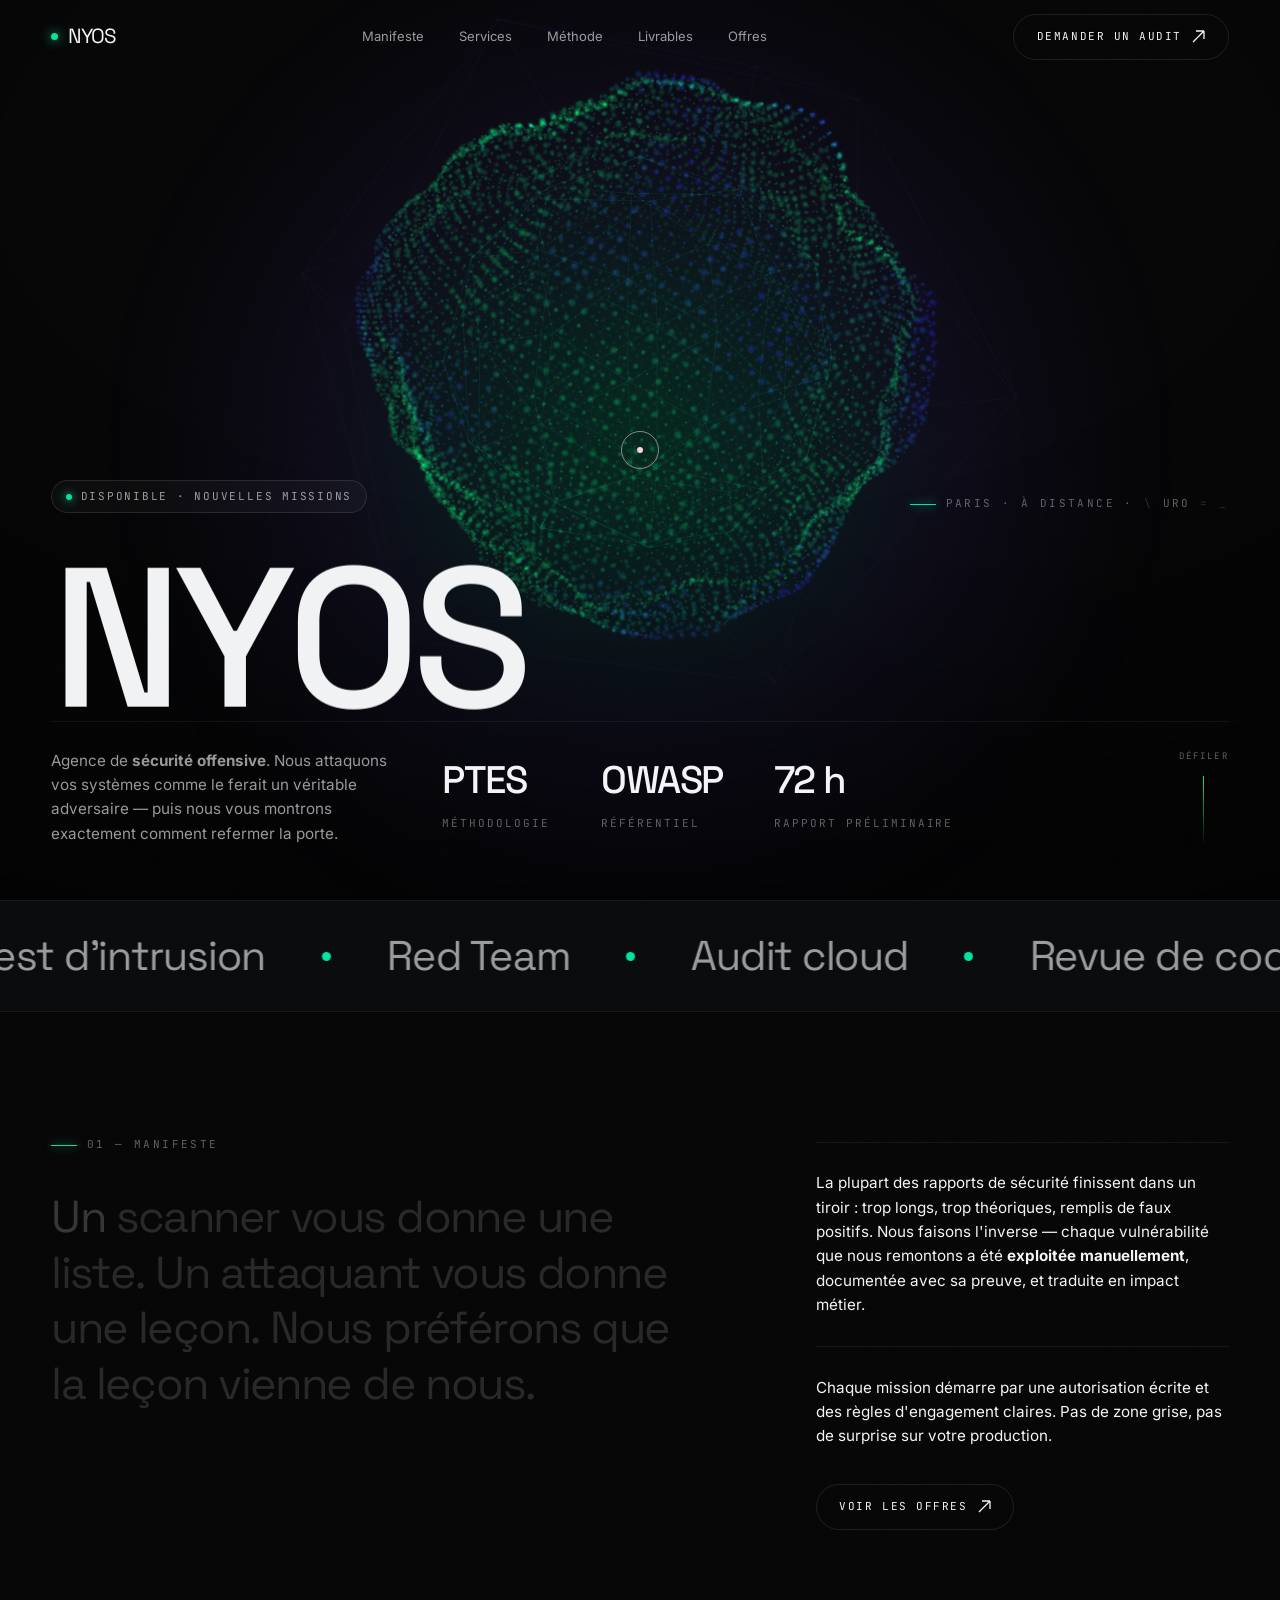
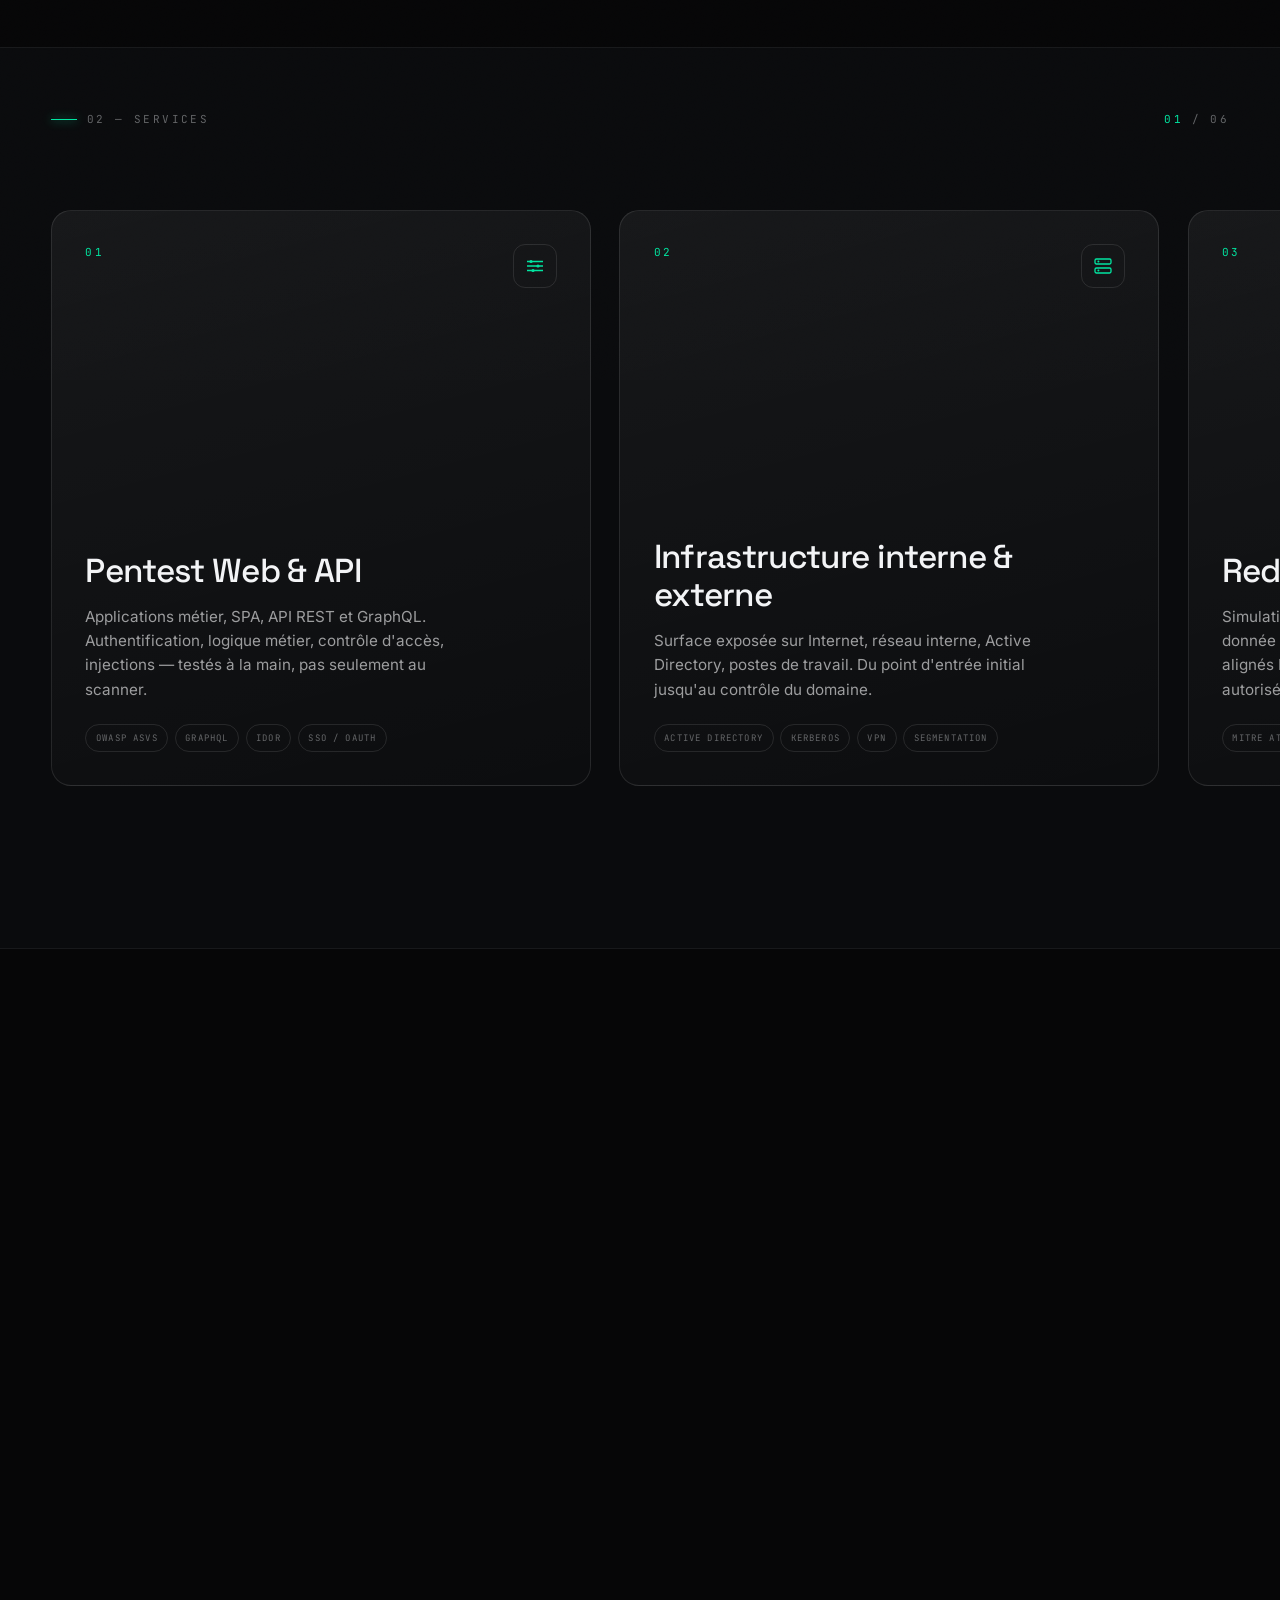
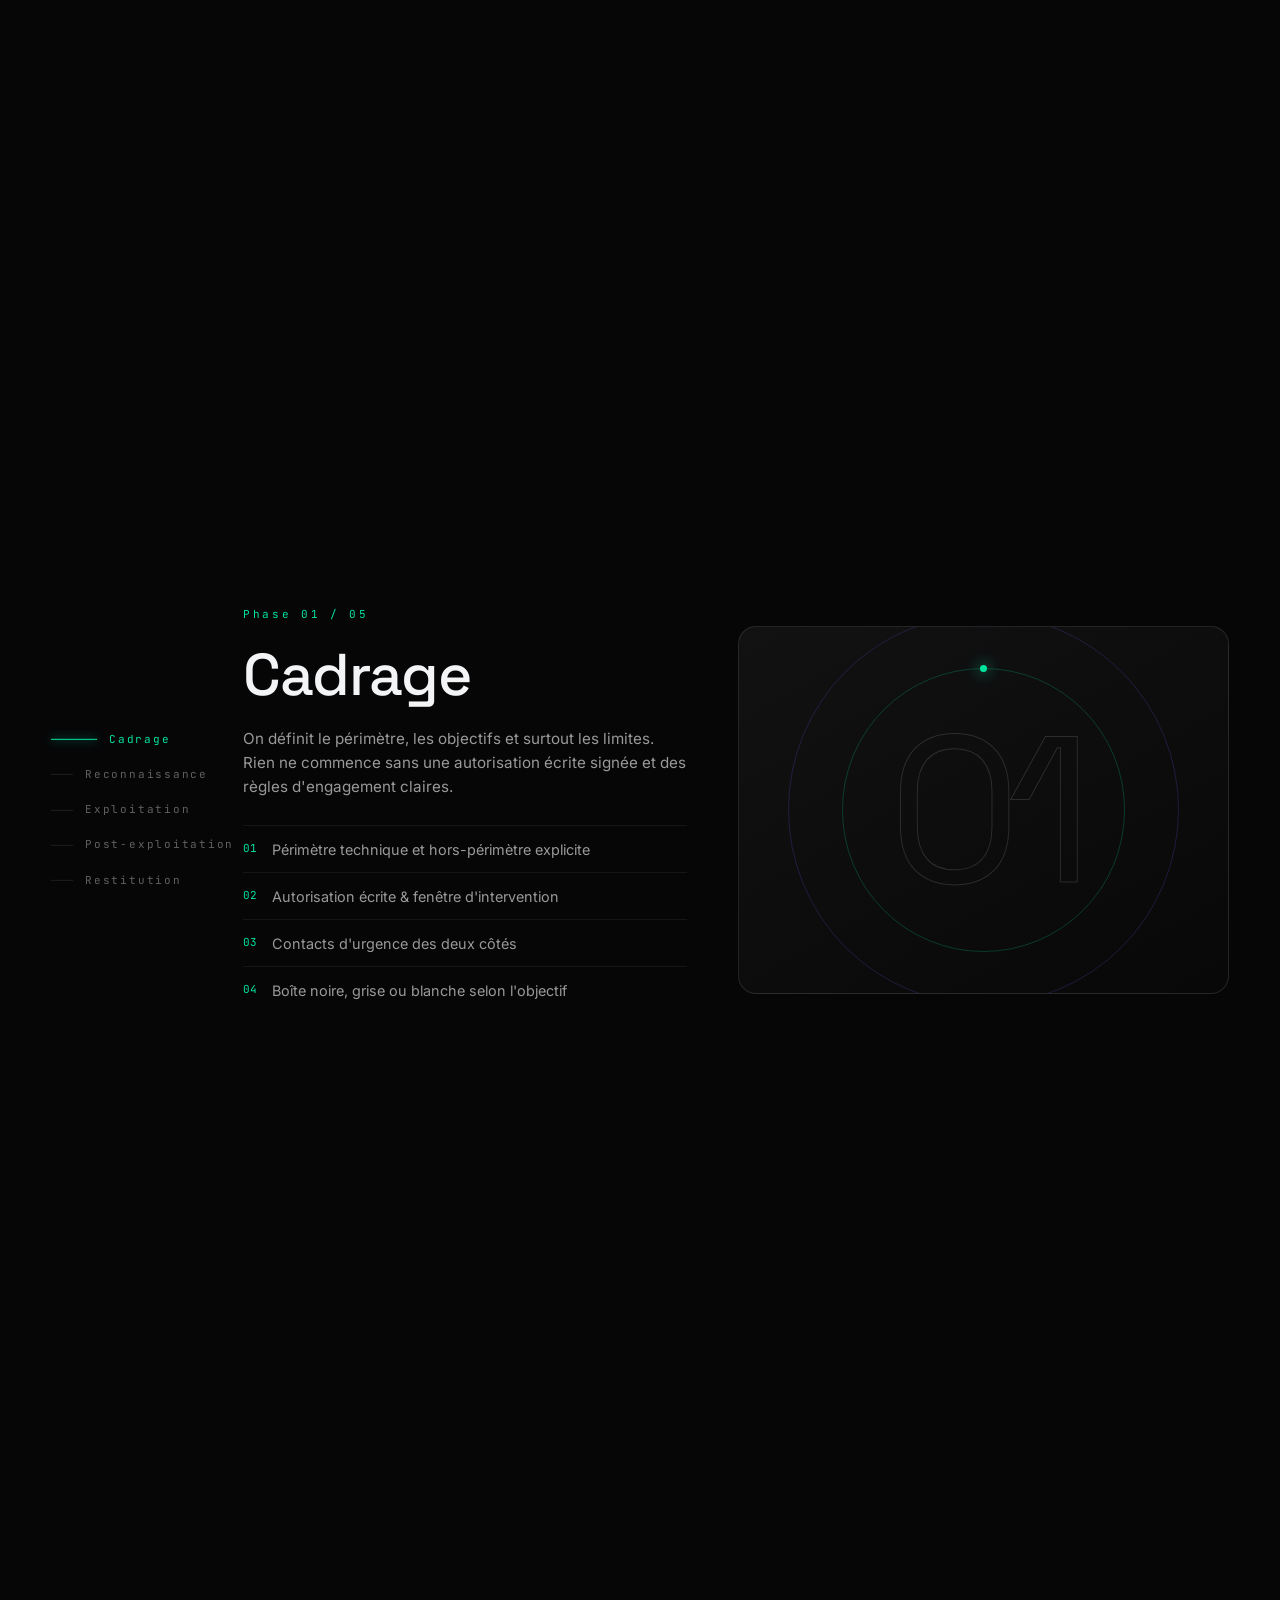
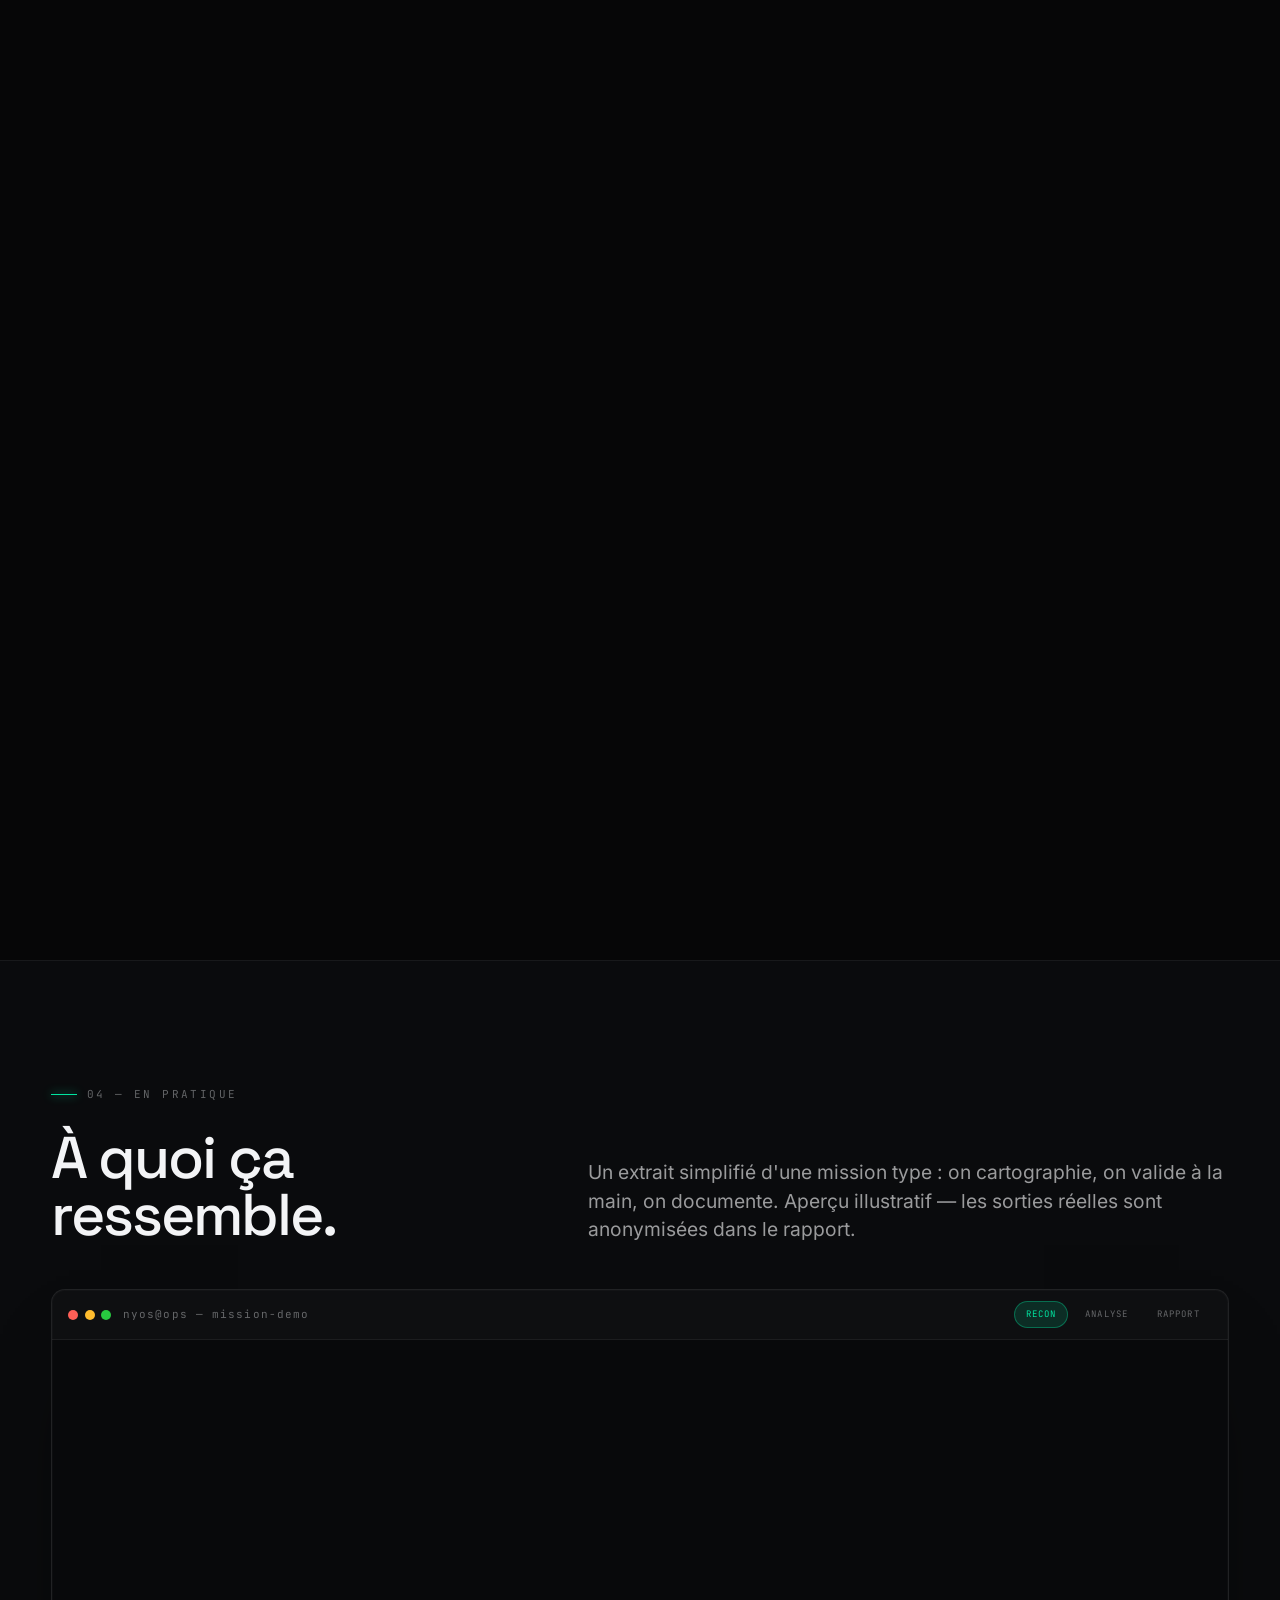
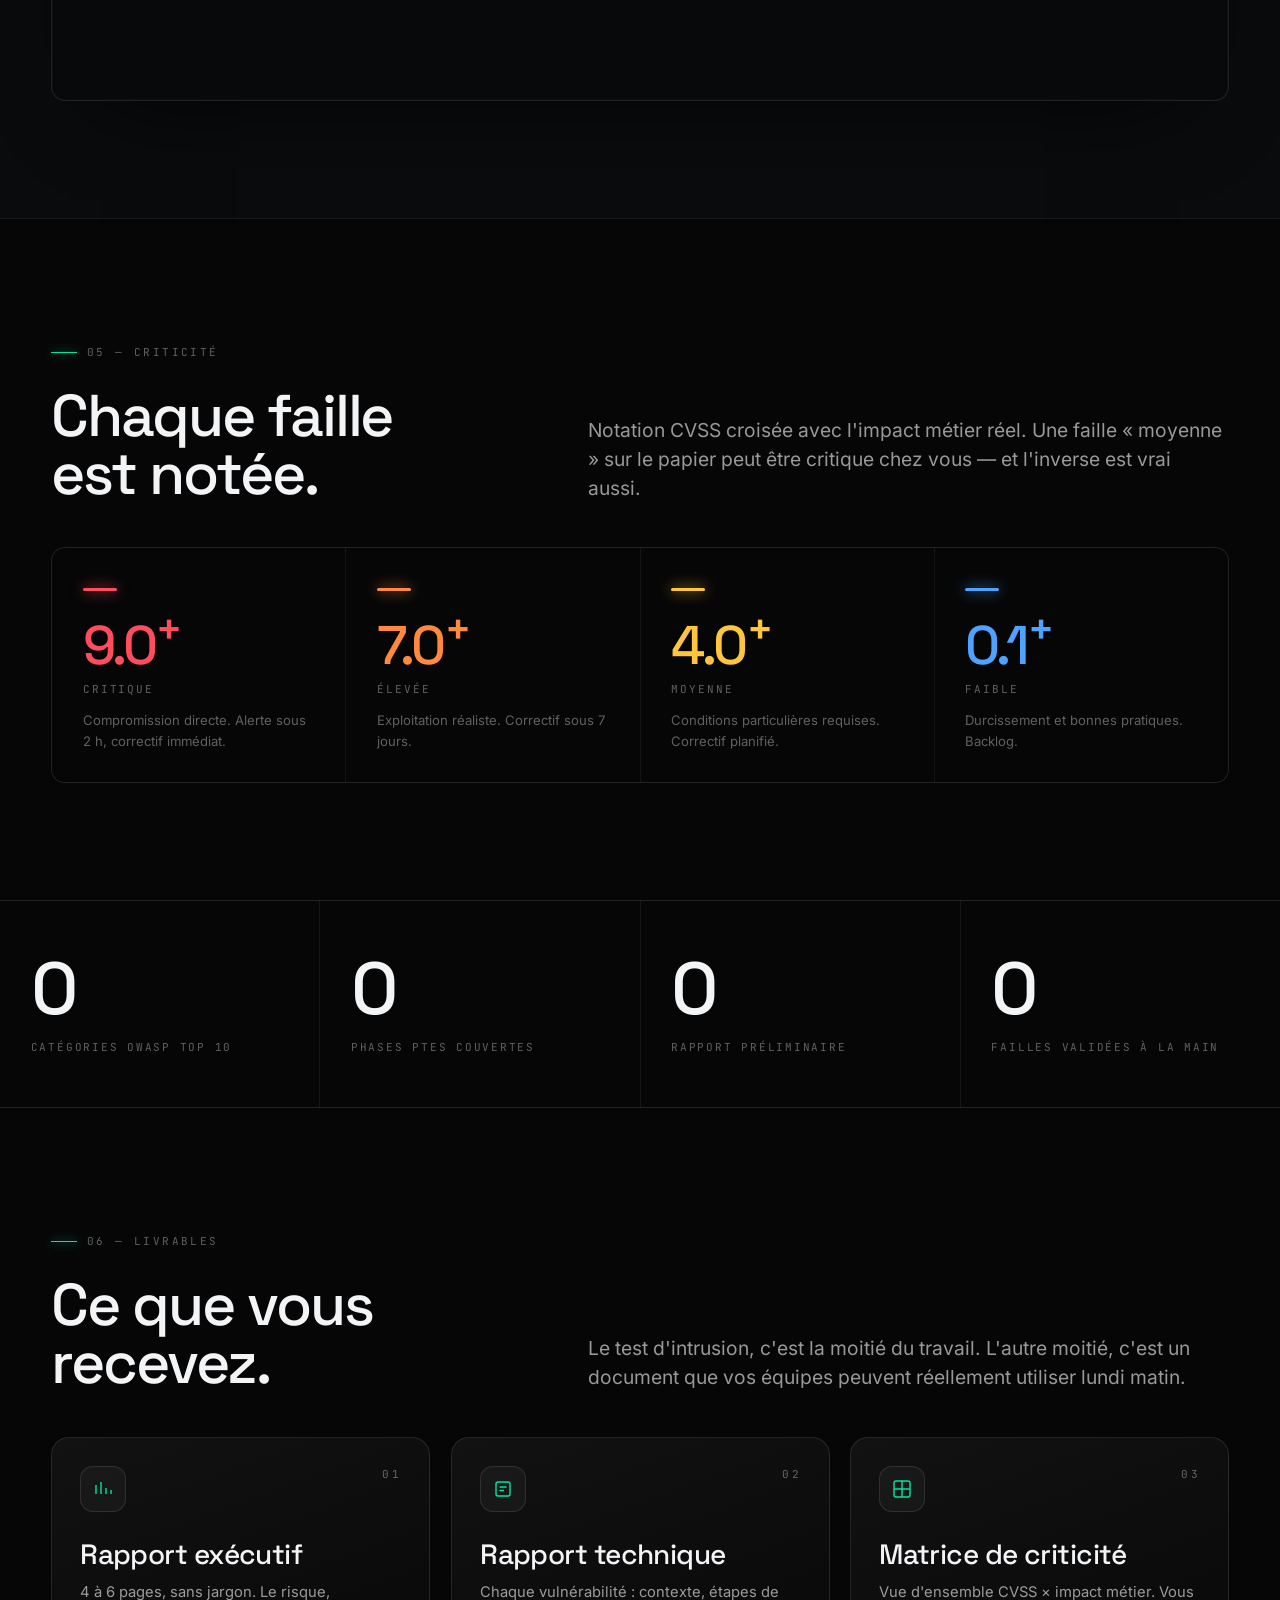
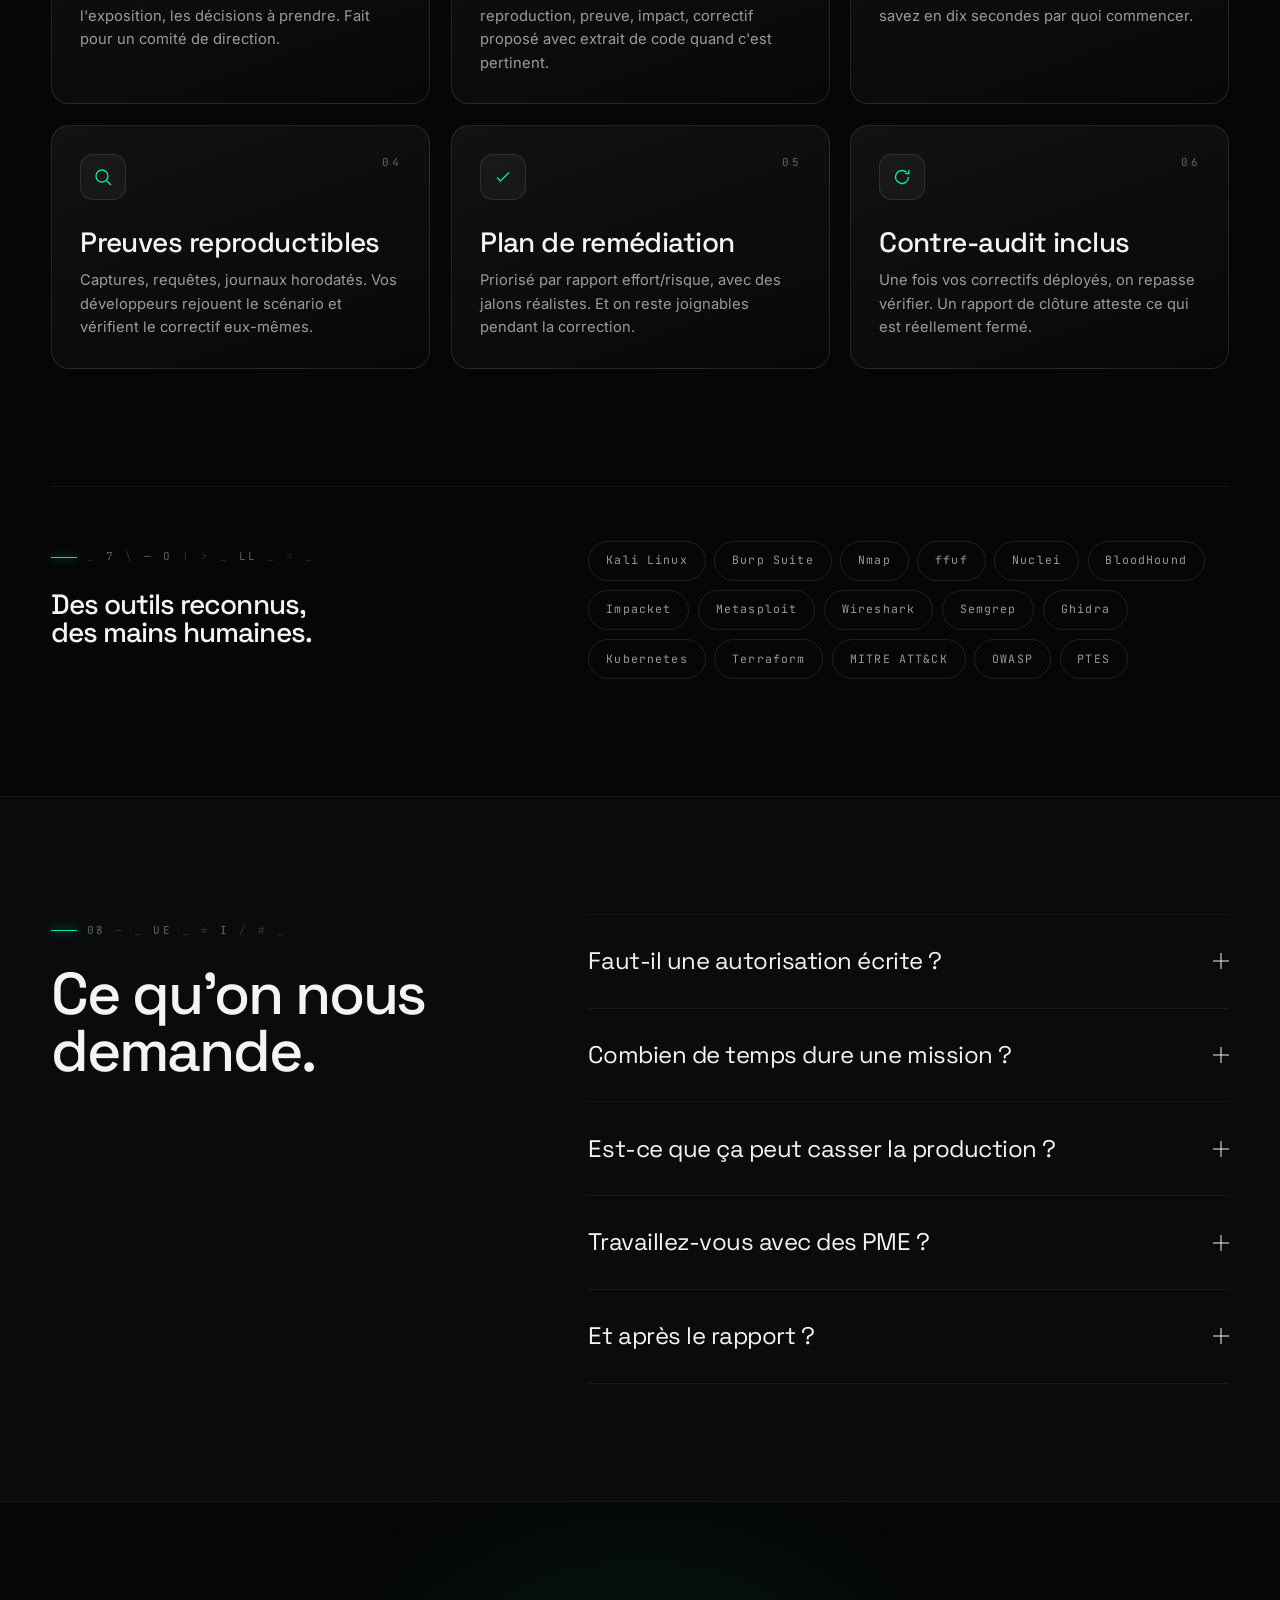
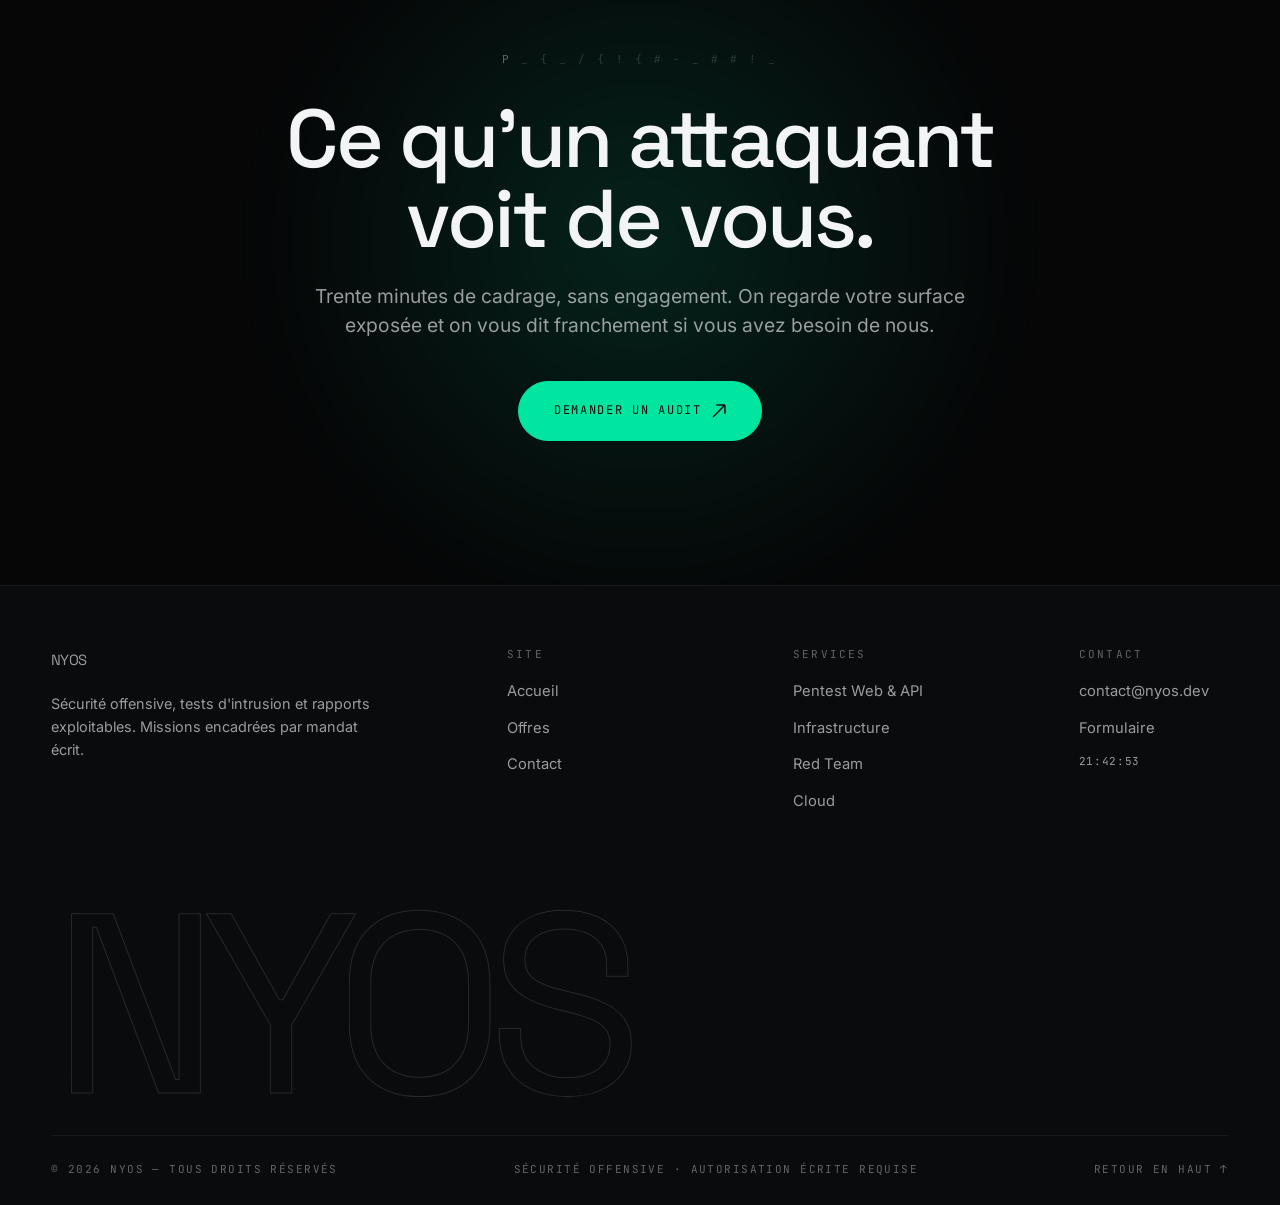
<file: index.html>
<!DOCTYPE html>
<html lang="fr">
<head>
<meta charset="UTF-8">
<meta name="viewport" content="width=device-width, initial-scale=1, viewport-fit=cover">
<title>NYOS — Sécurité offensive · Pentest & rapports</title>
<meta name="description" content="NYOS — agence de sécurité offensive. Tests d'intrusion, red team, audit cloud et rapports de vulnérabilités exploitables. Méthodologie PTES / OWASP.">
<meta name="theme-color" content="#060607">
<meta property="og:title" content="NYOS — Sécurité offensive">
<meta property="og:description" content="Nous attaquons vos systèmes comme le ferait un vrai adversaire. Puis nous vous montrons exactement comment refermer la porte.">
<meta property="og:type" content="website">
<link rel="icon" href="data:image/svg+xml,%3Csvg xmlns='http://www.w3.org/2000/svg' viewBox='0 0 32 32'%3E%3Crect width='32' height='32' rx='7' fill='%23060607'/%3E%3Ccircle cx='16' cy='16' r='5' fill='%2300E5A0'/%3E%3C/svg%3E">
<link rel="preload" href="css/fonts/space-grotesk-latin-wght-normal.woff2" as="font" type="font/woff2" crossorigin>
<link rel="preload" href="css/fonts/inter-latin-wght-normal.woff2" as="font" type="font/woff2" crossorigin>
<link rel="stylesheet" href="css/fonts.css">
<link rel="stylesheet" href="css/style.css">
</head>
<body>

<!-- ============ PRELOADER ============ -->
<div class="pre" id="pre">
  <div class="pre__inner">
    <div class="pre__row">
      <span class="pre__mark">NYOS</span>
      <span class="pre__num" id="preNum">00</span>
    </div>
    <div class="pre__bar"><i class="pre__fill" id="preFill"></i></div>
    <div class="pre__log" id="preLog">initialisation</div>
  </div>
</div>
<div class="pre__curtain" id="curtain"></div>

<!-- ============ OVERLAYS ============ -->
<div class="grain" aria-hidden="true"></div>
<div class="vignette" aria-hidden="true"></div>
<div class="cursor" id="cursor" aria-hidden="true">
  <div class="cursor__ring"><span class="cursor__label" id="curLabel">voir</span></div>
  <div class="cursor__dot"></div>
</div>

<!-- ============ NAV ============ -->
<header class="nav" id="nav">
  <div class="nav__inner">
    <a href="index.html" class="logo" data-cursor="link">
      <span class="logo__dot"></span> NYOS
    </a>
    <nav class="nav__links" aria-label="Navigation principale">
      <a href="#manifeste" data-cursor="link">Manifeste</a>
      <a href="#services" data-cursor="link">Services</a>
      <a href="#methode" data-cursor="link">Méthode</a>
      <a href="#livrables" data-cursor="link">Livrables</a>
      <a href="services.html" data-cursor="link">Offres</a>
    </nav>
    <div class="nav__right">
      <a href="contact.html" class="btn" data-cursor="link">
        Demander un audit
        <svg class="btn__arrow" width="13" height="13" viewBox="0 0 13 13" fill="none" aria-hidden="true"><path d="M1 12L12 1M12 1H4M12 1V9" stroke="currentColor" stroke-width="1.3"/></svg>
      </a>
      <button class="burger" id="burger" aria-label="Ouvrir le menu" aria-expanded="false">
        <span></span><span></span>
      </button>
    </div>
  </div>
</header>

<!-- ============ MENU PLEIN ÉCRAN ============ -->
<div class="menu" id="menu">
  <ul class="menu__list">
    <li><a href="#manifeste" data-close>Manifeste</a></li>
    <li><a href="#services" data-close>Services</a></li>
    <li><a href="#methode" data-close>Méthode</a></li>
    <li><a href="#livrables" data-close>Livrables</a></li>
    <li><a href="services.html">Offres</a></li>
    <li><a href="contact.html">Contact</a></li>
  </ul>
  <div class="menu__foot">
    <span>NYOS · Offensive Security</span>
    <span id="menuClock">--:--:--</span>
  </div>
</div>

<main>

<!-- ============ HERO ============ -->
<section class="hero" id="top">
  <div class="hero__glow" aria-hidden="true"></div>
  <div class="hero__canvas" id="heroCanvas" aria-hidden="true"></div>

  <div class="hero__inner">
    <div class="hero__top">
      <span class="hero__badge" data-rv><i></i> Disponible · nouvelles missions</span>
      <span class="eyebrow" data-rv>Paris · à distance · Europe</span>
    </div>

    <h1 class="hero__title" id="heroTitle" aria-label="NYOS">
      <span class="ch">N</span><span class="ch">Y</span><span class="ch">O</span><span class="ch">S</span>
    </h1>

    <div class="hero__sub">
      <p data-rv>
        Agence de <strong>sécurité offensive</strong>. Nous attaquons vos systèmes
        comme le ferait un véritable adversaire — puis nous vous montrons
        exactement comment refermer la porte.
      </p>
      <div class="hero__kv" data-rv><b>PTES</b><span>Méthodologie</span></div>
      <div class="hero__kv" data-rv><b>OWASP</b><span>Référentiel</span></div>
      <div class="hero__kv" data-rv><b>72 h</b><span>Rapport préliminaire</span></div>
    </div>
  </div>

  <div class="scroll-cue" aria-hidden="true">
    <span>Défiler</span>
    <span class="scroll-cue__line"></span>
  </div>
</section>

<!-- ============ MARQUEE ============ -->
<div class="marquee" id="marquee" aria-hidden="true">
  <div class="marquee__track" id="marqueeTrack">
    <div class="marquee__item">
      Test d'intrusion <i></i> Red Team <i></i> Audit cloud <i></i> Revue de code <i></i> Ingénierie sociale <i></i> Durcissement <i></i>
    </div>
    <div class="marquee__item">
      Test d'intrusion <i></i> Red Team <i></i> Audit cloud <i></i> Revue de code <i></i> Ingénierie sociale <i></i> Durcissement <i></i>
    </div>
  </div>
</div>

<!-- ============ MANIFESTE ============ -->
<section class="section manifesto" id="manifeste">
  <div class="wrap">
    <div class="manifesto__grid">
      <div>
        <span class="eyebrow" data-rv>01 — Manifeste</span>
        <h2 class="manifesto__text" data-split-words style="margin-top:2.2rem">
          Un scanner vous donne une liste. Un attaquant vous donne une leçon.
          Nous préférons que la leçon vienne de nous.
        </h2>
      </div>
      <aside class="manifesto__side">
        <div class="rule" data-rv></div>
        <p data-rv>
          La plupart des rapports de sécurité finissent dans un tiroir : trop longs,
          trop théoriques, remplis de faux positifs. Nous faisons l'inverse — chaque
          vulnérabilité que nous remontons a été <strong>exploitée manuellement</strong>,
          documentée avec sa preuve, et traduite en impact métier.
        </p>
        <div class="rule" data-rv></div>
        <p data-rv>
          Chaque mission démarre par une autorisation écrite et des règles d'engagement
          claires. Pas de zone grise, pas de surprise sur votre production.
        </p>
        <a href="services.html" class="btn" data-cursor="link" data-rv style="align-self:flex-start;margin-top:.6rem">
          Voir les offres
          <svg class="btn__arrow" width="13" height="13" viewBox="0 0 13 13" fill="none" aria-hidden="true"><path d="M1 12L12 1M12 1H4M12 1V9" stroke="currentColor" stroke-width="1.3"/></svg>
        </a>
      </aside>
    </div>
  </div>
</section>

<!-- ============ SERVICES — SCROLL HORIZONTAL ============ -->
<section class="hsec" id="services">
  <div class="hsec__head">
    <span class="eyebrow">02 — Services</span>
    <span class="hsec__count"><b id="panelIdx">01</b> / 06</span>
  </div>

  <div class="hsec__viewport" id="hViewport">
    <div class="hsec__track" id="hTrack">

      <article class="panel" data-tilt>
        <div class="panel__top">
          <span class="panel__num">01</span>
          <span class="panel__icon" aria-hidden="true">
            <svg width="20" height="20" viewBox="0 0 20 20" fill="none"><path d="M2 5.5h16M2 10h16M2 14.5h16" stroke="currentColor" stroke-width="1.3"/><circle cx="6" cy="5.5" r="1.6" fill="currentColor"/><circle cx="13" cy="10" r="1.6" fill="currentColor"/><circle cx="8" cy="14.5" r="1.6" fill="currentColor"/></svg>
          </span>
        </div>
        <div class="panel__body">
          <h3>Pentest Web &amp; API</h3>
          <p>Applications métier, SPA, API REST et GraphQL. Authentification, logique métier, contrôle d'accès, injections — testés à la main, pas seulement au scanner.</p>
          <div class="panel__tags"><span class="tag">OWASP ASVS</span><span class="tag">GraphQL</span><span class="tag">IDOR</span><span class="tag">SSO / OAuth</span></div>
        </div>
      </article>

      <article class="panel" data-tilt>
        <div class="panel__top">
          <span class="panel__num">02</span>
          <span class="panel__icon" aria-hidden="true">
            <svg width="20" height="20" viewBox="0 0 20 20" fill="none"><rect x="2" y="3" width="16" height="5" rx="1.4" stroke="currentColor" stroke-width="1.3"/><rect x="2" y="12" width="16" height="5" rx="1.4" stroke="currentColor" stroke-width="1.3"/><circle cx="5.4" cy="5.5" r="1" fill="currentColor"/><circle cx="5.4" cy="14.5" r="1" fill="currentColor"/></svg>
          </span>
        </div>
        <div class="panel__body">
          <h3>Infrastructure interne &amp; externe</h3>
          <p>Surface exposée sur Internet, réseau interne, Active Directory, postes de travail. Du point d'entrée initial jusqu'au contrôle du domaine.</p>
          <div class="panel__tags"><span class="tag">Active Directory</span><span class="tag">Kerberos</span><span class="tag">VPN</span><span class="tag">Segmentation</span></div>
        </div>
      </article>

      <article class="panel" data-tilt>
        <div class="panel__top">
          <span class="panel__num">03</span>
          <span class="panel__icon" aria-hidden="true">
            <svg width="20" height="20" viewBox="0 0 20 20" fill="none"><path d="M10 2l6.5 3v5c0 4-2.8 6.9-6.5 8-3.7-1.1-6.5-4-6.5-8V5L10 2z" stroke="currentColor" stroke-width="1.3"/><path d="M7.4 10.2l1.9 1.9 3.4-3.6" stroke="currentColor" stroke-width="1.3"/></svg>
          </span>
        </div>
        <div class="panel__body">
          <h3>Red Team</h3>
          <p>Simulation d'adversaire sur objectif : accès à une donnée précise, à un système critique. Scénarios alignés MITRE ATT&amp;CK, dans un cadre strictement autorisé.</p>
          <div class="panel__tags"><span class="tag">MITRE ATT&amp;CK</span><span class="tag">Scénarios</span><span class="tag">Détection bleue</span></div>
        </div>
      </article>

      <article class="panel" data-tilt>
        <div class="panel__top">
          <span class="panel__num">04</span>
          <span class="panel__icon" aria-hidden="true">
            <svg width="20" height="20" viewBox="0 0 20 20" fill="none"><path d="M5.5 15a3.5 3.5 0 010-7 4.8 4.8 0 019.2-1.1A3.6 3.6 0 0114.8 15H5.5z" stroke="currentColor" stroke-width="1.3"/></svg>
          </span>
        </div>
        <div class="panel__body">
          <h3>Cloud &amp; conteneurs</h3>
          <p>AWS, Azure, GCP, Kubernetes et Infrastructure-as-Code. Rôles trop permissifs, buckets ouverts, secrets en clair, échappement de conteneur.</p>
          <div class="panel__tags"><span class="tag">IAM</span><span class="tag">Kubernetes</span><span class="tag">Terraform</span><span class="tag">Secrets</span></div>
        </div>
      </article>

      <article class="panel" data-tilt>
        <div class="panel__top">
          <span class="panel__num">05</span>
          <span class="panel__icon" aria-hidden="true">
            <svg width="20" height="20" viewBox="0 0 20 20" fill="none"><path d="M7 6L3 10l4 4M13 6l4 4-4 4" stroke="currentColor" stroke-width="1.3"/></svg>
          </span>
        </div>
        <div class="panel__body">
          <h3>Audit de code &amp; architecture</h3>
          <p>Revue de code orientée sécurité, analyse de dépendances, revue de conception. On remonte à la cause, pas seulement au symptôme.</p>
          <div class="panel__tags"><span class="tag">SAST</span><span class="tag">Supply chain</span><span class="tag">Threat model</span></div>
        </div>
      </article>

      <article class="panel" data-tilt>
        <div class="panel__top">
          <span class="panel__num">06</span>
          <span class="panel__icon" aria-hidden="true">
            <svg width="20" height="20" viewBox="0 0 20 20" fill="none"><rect x="4" y="2.5" width="12" height="15" rx="1.6" stroke="currentColor" stroke-width="1.3"/><path d="M7 7h6M7 10h6M7 13h3.5" stroke="currentColor" stroke-width="1.3"/></svg>
          </span>
        </div>
        <div class="panel__body">
          <h3>Rapport &amp; remédiation</h3>
          <p>Le livrable est le produit. Rapport exécutif, rapport technique, preuves reproductibles, plan de correction priorisé — et un contre-audit pour valider.</p>
          <div class="panel__tags"><span class="tag">CVSS 4.0</span><span class="tag">Contre-audit</span><span class="tag">Accompagnement</span></div>
        </div>
      </article>

    </div>
  </div>
</section>

<!-- ============ MÉTHODE — SLIDES PINNÉES ============ -->
<section class="method" id="methode">
  <div class="method__sticky" id="methodSticky">
    <ol class="method__prog" id="methodProg">
      <li class="on"><i></i> Cadrage</li>
      <li><i></i> Reconnaissance</li>
      <li><i></i> Exploitation</li>
      <li><i></i> Post-exploitation</li>
      <li><i></i> Restitution</li>
    </ol>

    <article class="slide on">
      <div class="slide__inner">
        <div>
          <span class="slide__step">Phase 01 / 05</span>
          <h3>Cadrage</h3>
          <p>On définit le périmètre, les objectifs et surtout les limites. Rien ne commence sans une autorisation écrite signée et des règles d'engagement claires.</p>
          <ul class="slide__list">
            <li><span>01</span> Périmètre technique et hors-périmètre explicite</li>
            <li><span>02</span> Autorisation écrite &amp; fenêtre d'intervention</li>
            <li><span>03</span> Contacts d'urgence des deux côtés</li>
            <li><span>04</span> Boîte noire, grise ou blanche selon l'objectif</li>
          </ul>
        </div>
        <div class="slide__visual"><span class="ring"></span><span class="ring"></span><span class="big">01</span></div>
      </div>
    </article>

    <article class="slide">
      <div class="slide__inner">
        <div>
          <span class="slide__step">Phase 02 / 05</span>
          <h3>Reconnaissance</h3>
          <p>Cartographie de la surface d'attaque réelle — celle que vous ne voyez plus. Sous-domaines oubliés, environnements de recette exposés, fuites publiques.</p>
          <ul class="slide__list">
            <li><span>01</span> Énumération d'actifs et de sous-domaines</li>
            <li><span>02</span> OSINT sur l'organisation et son empreinte</li>
            <li><span>03</span> Empreinte technologique et versions</li>
            <li><span>04</span> Priorisation des cibles à fort impact</li>
          </ul>
        </div>
        <div class="slide__visual"><span class="ring"></span><span class="ring"></span><span class="big">02</span></div>
      </div>
    </article>

    <article class="slide">
      <div class="slide__inner">
        <div>
          <span class="slide__step">Phase 03 / 05</span>
          <h3>Exploitation</h3>
          <p>Chaque faille est validée à la main. Pas de « probablement vulnérable » : une preuve de concept reproductible, ou ça ne rentre pas dans le rapport.</p>
          <ul class="slide__list">
            <li><span>01</span> Validation manuelle, zéro faux positif livré</li>
            <li><span>02</span> Preuve de concept documentée pas à pas</li>
            <li><span>03</span> Aucune donnée réelle exfiltrée ni altérée</li>
            <li><span>04</span> Alerte immédiate si criticité majeure</li>
          </ul>
        </div>
        <div class="slide__visual"><span class="ring"></span><span class="ring"></span><span class="big">03</span></div>
      </div>
    </article>

    <article class="slide">
      <div class="slide__inner">
        <div>
          <span class="slide__step">Phase 04 / 05</span>
          <h3>Post-exploitation</h3>
          <p>Une faille isolée n'est qu'un détail. Ce qui compte, c'est jusqu'où elle mène : élévation de privilèges, latéralisation, et impact réel sur le métier.</p>
          <ul class="slide__list">
            <li><span>01</span> Élévation de privilèges et persistance simulée</li>
            <li><span>02</span> Latéralisation et test de la segmentation</li>
            <li><span>03</span> Évaluation de l'impact métier concret</li>
            <li><span>04</span> Mesure de ce que votre détection a vu</li>
          </ul>
        </div>
        <div class="slide__visual"><span class="ring"></span><span class="ring"></span><span class="big">04</span></div>
      </div>
    </article>

    <article class="slide">
      <div class="slide__inner">
        <div>
          <span class="slide__step">Phase 05 / 05</span>
          <h3>Restitution</h3>
          <p>Le rapport, la réunion de restitution, le plan d'action. Puis un contre-audit pour vérifier que les correctifs tiennent vraiment.</p>
          <ul class="slide__list">
            <li><span>01</span> Rapport exécutif + rapport technique</li>
            <li><span>02</span> Matrice de criticité et priorisation</li>
            <li><span>03</span> Restitution orale avec vos équipes</li>
            <li><span>04</span> Contre-audit de vérification inclus</li>
          </ul>
        </div>
        <div class="slide__visual"><span class="ring"></span><span class="ring"></span><span class="big">05</span></div>
      </div>
    </article>
  </div>
</section>

<!-- ============ TERMINAL ============ -->
<section class="section" id="terminal" style="background:var(--bg-2);border-block:1px solid var(--line-soft)">
  <div class="wrap">
    <div class="split" style="align-items:end;margin-bottom:clamp(2rem,5vh,3.5rem)">
      <div>
        <span class="eyebrow" data-rv>04 — En pratique</span>
        <h2 data-rv style="margin-top:1.6rem">À quoi ça<br>ressemble.</h2>
      </div>
      <p class="lead" data-rv>
        Un extrait simplifié d'une mission type : on cartographie, on valide à la main,
        on documente. Aperçu illustratif — les sorties réelles sont anonymisées dans le rapport.
      </p>
    </div>

    <div class="term" data-rv>
      <div class="term__bar">
        <span class="term__dots"><i></i><i></i><i></i></span>
        <span class="term__title">nyos@ops — mission-demo</span>
        <div class="term__tabs" role="tablist">
          <button class="term__tab on" data-tab="recon" role="tab" aria-selected="true">Recon</button>
          <button class="term__tab" data-tab="exploit" role="tab" aria-selected="false">Analyse</button>
          <button class="term__tab" data-tab="report" role="tab" aria-selected="false">Rapport</button>
        </div>
      </div>
      <div class="term__body" id="termBody"></div>
    </div>
  </div>
</section>

<!-- ============ MATRICE + STATS ============ -->
<section class="section" id="criticite">
  <div class="wrap">
    <span class="eyebrow" data-rv>05 — Criticité</span>
    <div class="split" style="align-items:end;margin:1.6rem 0 clamp(2rem,5vh,3rem)">
      <h2 data-rv>Chaque faille<br>est notée.</h2>
      <p class="lead" data-rv>
        Notation CVSS croisée avec l'impact métier réel. Une faille « moyenne » sur le papier
        peut être critique chez vous — et l'inverse est vrai aussi.
      </p>
    </div>

    <div class="matrix" data-rv>
      <div class="sev sev--c"><span class="sev__bar"></span><b>9.0<sup>+</sup></b><span>Critique</span><p>Compromission directe. Alerte sous 2 h, correctif immédiat.</p></div>
      <div class="sev sev--h"><span class="sev__bar"></span><b>7.0<sup>+</sup></b><span>Élevée</span><p>Exploitation réaliste. Correctif sous 7 jours.</p></div>
      <div class="sev sev--m"><span class="sev__bar"></span><b>4.0<sup>+</sup></b><span>Moyenne</span><p>Conditions particulières requises. Correctif planifié.</p></div>
      <div class="sev sev--l"><span class="sev__bar"></span><b>0.1<sup>+</sup></b><span>Faible</span><p>Durcissement et bonnes pratiques. Backlog.</p></div>
    </div>
  </div>
</section>

<div class="stats" data-rv>
  <div class="stat"><b data-count="10">0</b><span>Catégories OWASP Top 10</span></div>
  <div class="stat"><b data-count="7">0</b><span>Phases PTES couvertes</span></div>
  <div class="stat"><b data-count="72" data-suffix=" h">0</b><span>Rapport préliminaire</span></div>
  <div class="stat"><b data-count="100" data-suffix=" %">0</b><span>Failles validées à la main</span></div>
</div>

<!-- ============ LIVRABLES ============ -->
<section class="section" id="livrables">
  <div class="wrap">
    <span class="eyebrow" data-rv>06 — Livrables</span>
    <div class="split" style="align-items:end;margin:1.6rem 0 clamp(2rem,5vh,3rem)">
      <h2 data-rv>Ce que vous<br>recevez.</h2>
      <p class="lead" data-rv>
        Le test d'intrusion, c'est la moitié du travail. L'autre moitié, c'est un document
        que vos équipes peuvent réellement utiliser lundi matin.
      </p>
    </div>

    <div class="cards">
      <article class="card" data-tilt data-rv>
        <div class="card__head">
          <span class="card__ico" aria-hidden="true"><svg width="20" height="20" viewBox="0 0 20 20" fill="none"><path d="M3 15V6M8 15V3M13 15V9M18 15v-4" stroke="currentColor" stroke-width="1.4"/></svg></span>
          <span class="card__idx">01</span>
        </div>
        <h3>Rapport exécutif</h3>
        <p>4 à 6 pages, sans jargon. Le risque, l'exposition, les décisions à prendre. Fait pour un comité de direction.</p>
      </article>

      <article class="card" data-tilt data-rv>
        <div class="card__head">
          <span class="card__ico" aria-hidden="true"><svg width="20" height="20" viewBox="0 0 20 20" fill="none"><rect x="3" y="3" width="14" height="14" rx="2" stroke="currentColor" stroke-width="1.4"/><path d="M6.5 8h7M6.5 11.5h4.5" stroke="currentColor" stroke-width="1.4"/></svg></span>
          <span class="card__idx">02</span>
        </div>
        <h3>Rapport technique</h3>
        <p>Chaque vulnérabilité : contexte, étapes de reproduction, preuve, impact, correctif proposé avec extrait de code quand c'est pertinent.</p>
      </article>

      <article class="card" data-tilt data-rv>
        <div class="card__head">
          <span class="card__ico" aria-hidden="true"><svg width="20" height="20" viewBox="0 0 20 20" fill="none"><path d="M10 2v16M2 10h16" stroke="currentColor" stroke-width="1.4"/><rect x="2" y="2" width="16" height="16" rx="2" stroke="currentColor" stroke-width="1.4"/></svg></span>
          <span class="card__idx">03</span>
        </div>
        <h3>Matrice de criticité</h3>
        <p>Vue d'ensemble CVSS × impact métier. Vous savez en dix secondes par quoi commencer.</p>
      </article>

      <article class="card" data-tilt data-rv>
        <div class="card__head">
          <span class="card__ico" aria-hidden="true"><svg width="20" height="20" viewBox="0 0 20 20" fill="none"><circle cx="9" cy="9" r="6" stroke="currentColor" stroke-width="1.4"/><path d="M13.5 13.5L18 18" stroke="currentColor" stroke-width="1.4"/></svg></span>
          <span class="card__idx">04</span>
        </div>
        <h3>Preuves reproductibles</h3>
        <p>Captures, requêtes, journaux horodatés. Vos développeurs rejouent le scénario et vérifient le correctif eux-mêmes.</p>
      </article>

      <article class="card" data-tilt data-rv>
        <div class="card__head">
          <span class="card__ico" aria-hidden="true"><svg width="20" height="20" viewBox="0 0 20 20" fill="none"><path d="M4 10.5l3.5 3.5L16 5.5" stroke="currentColor" stroke-width="1.4"/></svg></span>
          <span class="card__idx">05</span>
        </div>
        <h3>Plan de remédiation</h3>
        <p>Priorisé par rapport effort/risque, avec des jalons réalistes. Et on reste joignables pendant la correction.</p>
      </article>

      <article class="card" data-tilt data-rv>
        <div class="card__head">
          <span class="card__ico" aria-hidden="true"><svg width="20" height="20" viewBox="0 0 20 20" fill="none"><path d="M16.5 10a6.5 6.5 0 11-2-4.7" stroke="currentColor" stroke-width="1.4"/><path d="M16.8 3v3.5h-3.5" stroke="currentColor" stroke-width="1.4"/></svg></span>
          <span class="card__idx">06</span>
        </div>
        <h3>Contre-audit inclus</h3>
        <p>Une fois vos correctifs déployés, on repasse vérifier. Un rapport de clôture atteste ce qui est réellement fermé.</p>
      </article>
    </div>
  </div>
</section>

<!-- ============ STACK ============ -->
<section class="section" id="stack" style="padding-top:0">
  <div class="wrap">
    <div class="rule" style="margin-bottom:clamp(2.5rem,6vh,4rem)"></div>
    <div class="split">
      <div>
        <span class="eyebrow" data-rv>07 — Outillage</span>
        <h2 data-rv style="margin-top:1.6rem;font-size:var(--t-h3)">
          Des outils reconnus,<br>des mains humaines.
        </h2>
      </div>
      <div class="badges" data-rv>
        <span class="badge">Kali Linux</span><span class="badge">Burp Suite</span>
        <span class="badge">Nmap</span><span class="badge">ffuf</span>
        <span class="badge">Nuclei</span><span class="badge">BloodHound</span>
        <span class="badge">Impacket</span><span class="badge">Metasploit</span>
        <span class="badge">Wireshark</span><span class="badge">Semgrep</span>
        <span class="badge">Ghidra</span><span class="badge">Kubernetes</span>
        <span class="badge">Terraform</span><span class="badge">MITRE ATT&amp;CK</span>
        <span class="badge">OWASP</span><span class="badge">PTES</span>
      </div>
    </div>
  </div>
</section>

<!-- ============ FAQ ============ -->
<section class="section" id="faq" style="background:var(--bg-2);border-block:1px solid var(--line-soft)">
  <div class="wrap">
    <div class="split">
      <div>
        <span class="eyebrow" data-rv>08 — Questions</span>
        <h2 data-rv style="margin-top:1.6rem">Ce qu'on nous<br>demande.</h2>
      </div>
      <div class="acc" data-rv>
        <div class="acc__item">
          <button class="acc__btn">Faut-il une autorisation écrite ?<span class="acc__sign"></span></button>
          <div class="acc__panel"><p>Oui, systématiquement, et c'est non négociable. Aucun test ne démarre sans un mandat signé par une personne habilitée, un périmètre écrit et une fenêtre d'intervention validée. Si l'infrastructure est hébergée chez un tiers, on vérifie aussi que son règlement l'autorise.</p></div>
        </div>
        <div class="acc__item">
          <button class="acc__btn">Combien de temps dure une mission ?<span class="acc__sign"></span></button>
          <div class="acc__panel"><p>Un pentest applicatif ciblé tient généralement en 5 à 10 jours. Un audit d'infrastructure complet ou une red team s'étalent sur plusieurs semaines. Le cadrage initial est gratuit et sert justement à donner une durée honnête plutôt qu'un chiffre au hasard.</p></div>
        </div>
        <div class="acc__item">
          <button class="acc__btn">Est-ce que ça peut casser la production ?<span class="acc__sign"></span></button>
          <div class="acc__panel"><p>Le risque n'est jamais nul, on ne prétendra pas le contraire. Il se maîtrise : tests destructifs exclus par défaut, créneaux définis avec vous, contact d'urgence permanent, et arrêt immédiat à la demande. Quand c'est possible, on travaille sur un environnement de recette iso-production.</p></div>
        </div>
        <div class="acc__item">
          <button class="acc__btn">Travaillez-vous avec des PME ?<span class="acc__sign"></span></button>
          <div class="acc__panel"><p>Oui. Le format s'adapte : un audit d'exposition externe ciblé apporte déjà énormément de valeur pour une petite structure, sans le budget d'une red team complète.</p></div>
        </div>
        <div class="acc__item">
          <button class="acc__btn">Et après le rapport ?<span class="acc__sign"></span></button>
          <div class="acc__panel"><p>On reste disponibles pendant la phase de correction pour arbitrer les cas ambigus, puis on effectue le contre-audit. Beaucoup de clients enchaînent ensuite sur un rythme annuel ou semestriel, parce que la surface d'attaque bouge à chaque déploiement.</p></div>
        </div>
      </div>
    </div>
  </div>
</section>

<!-- ============ CTA ============ -->
<section class="cta">
  <div class="cta__glow" aria-hidden="true"></div>
  <div class="wrap">
    <span class="eyebrow eyebrow--c" data-rv>Prochaine étape</span>
    <h2 data-rv style="margin:1.8rem 0 1.4rem">
      Ce qu'un attaquant<br>voit de vous.
    </h2>
    <p class="lead center" data-rv style="margin-bottom:2.6rem">
      Trente minutes de cadrage, sans engagement. On regarde votre surface exposée
      et on vous dit franchement si vous avez besoin de nous.
    </p>
    <a href="contact.html" class="btn btn--solid btn--lg" data-cursor="link" data-rv>
      Demander un audit
      <svg class="btn__arrow" width="14" height="14" viewBox="0 0 13 13" fill="none" aria-hidden="true"><path d="M1 12L12 1M12 1H4M12 1V9" stroke="currentColor" stroke-width="1.4"/></svg>
    </a>
  </div>
</section>

</main>

<!-- ============ FOOTER ============ -->
<footer class="footer">
  <div class="wrap">
    <div class="footer__top">
      <div class="footer__col" style="max-width:320px">
        <a href="index.html" class="logo" data-cursor="link"><span class="logo__dot"></span> NYOS</a>
        <p class="dim" style="font-size:.9rem;margin-top:.4rem">
          Sécurité offensive, tests d'intrusion et rapports exploitables.
          Missions encadrées par mandat écrit.
        </p>
      </div>
      <div class="footer__col">
        <h4>Site</h4>
        <a href="index.html">Accueil</a>
        <a href="services.html">Offres</a>
        <a href="contact.html">Contact</a>
      </div>
      <div class="footer__col">
        <h4>Services</h4>
        <a href="services.html#web">Pentest Web &amp; API</a>
        <a href="services.html#infra">Infrastructure</a>
        <a href="services.html#redteam">Red Team</a>
        <a href="services.html#cloud">Cloud</a>
      </div>
      <div class="footer__col">
        <h4>Contact</h4>
        <a href="mailto:contact@nyos.dev">contact@nyos.dev</a>
        <a href="contact.html">Formulaire</a>
        <span class="dim mono" style="font-size:var(--t-micro)" id="footClock">--:--:--</span>
      </div>
    </div>

    <div class="footer__word" aria-hidden="true">NYOS</div>

    <div class="footer__bot">
      <span>© <span id="year">2026</span> NYOS — Tous droits réservés</span>
      <span>Sécurité offensive · Autorisation écrite requise</span>
      <a href="#top" data-cursor="link">Retour en haut ↑</a>
    </div>
  </div>
</footer>

<!-- ============ SCRIPTS ============ -->
<script src="js/vendor/gsap.min.js" defer></script>
<script src="js/vendor/ScrollTrigger.min.js" defer></script>
<script src="js/vendor/lenis.min.js" defer></script>
<script src="js/main.js" defer></script>
<script type="module" src="js/hero3d.js"></script>
</body>
</html>
</file>
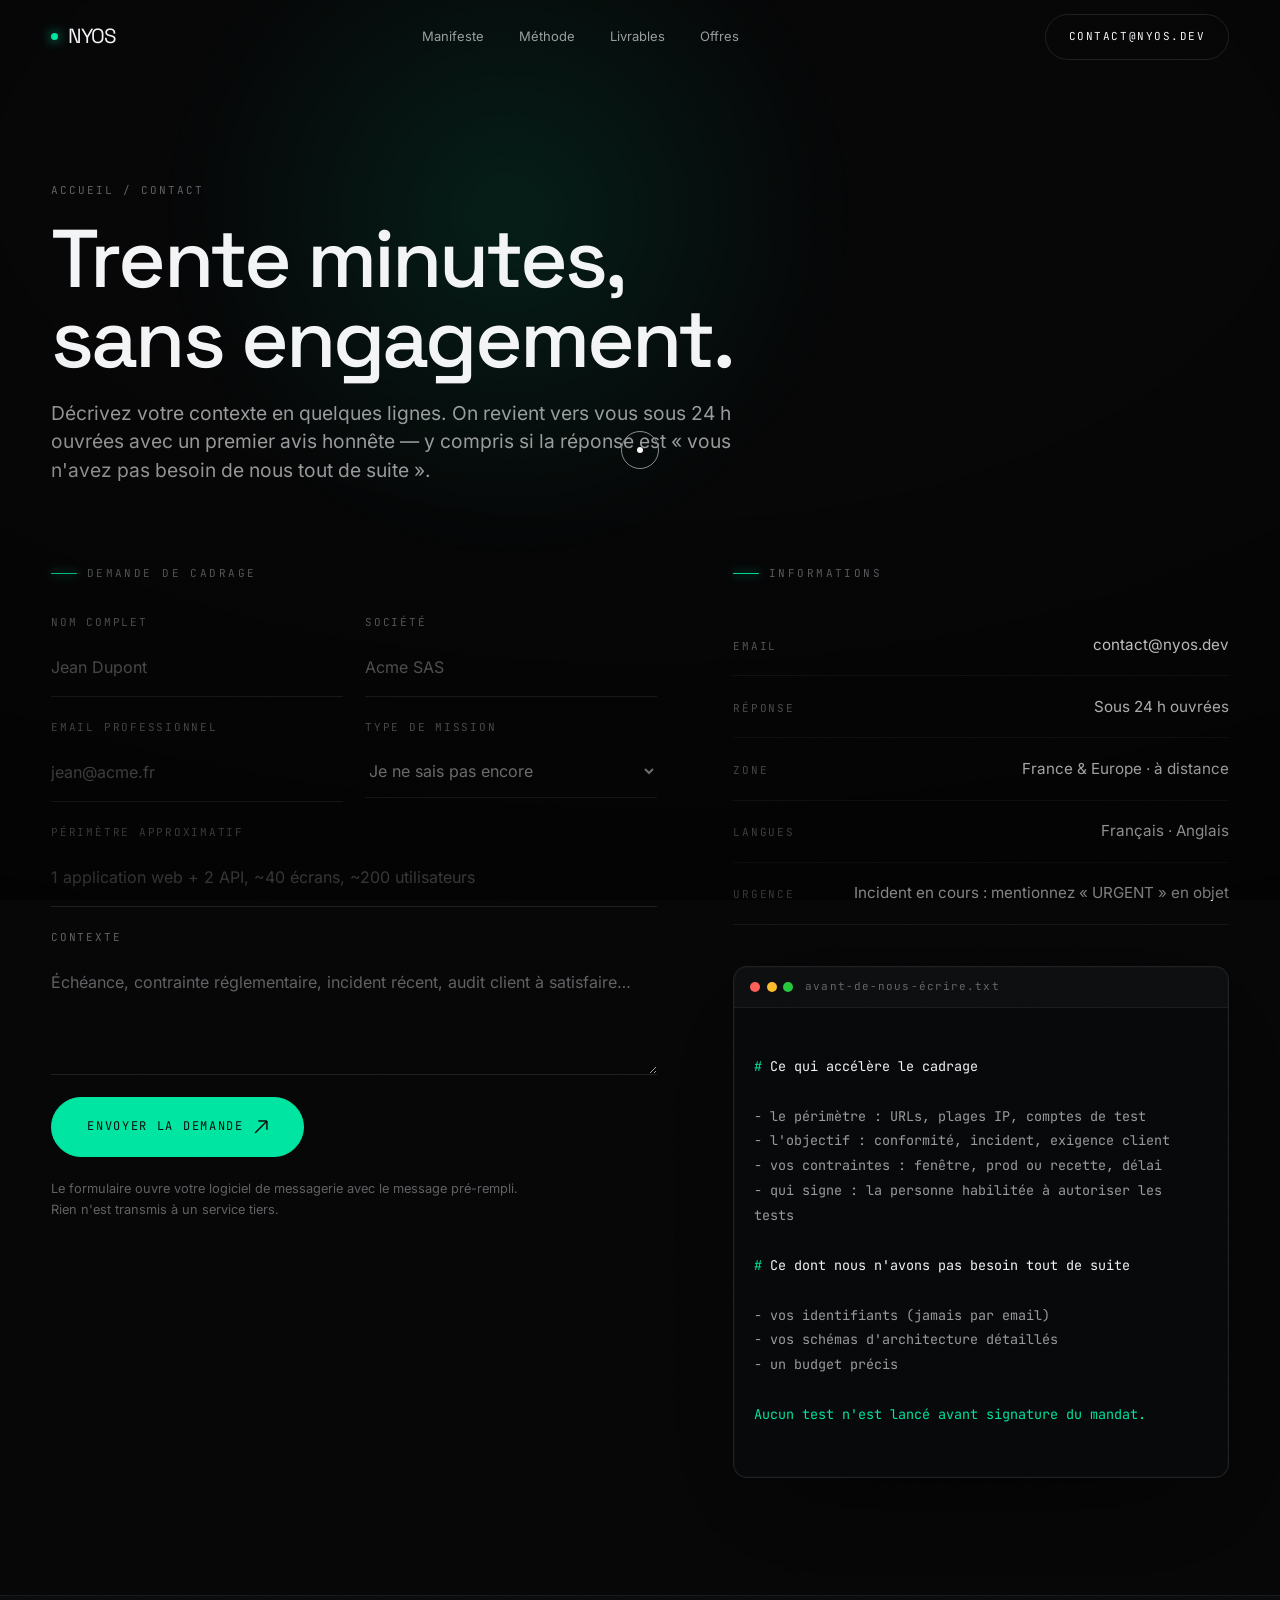
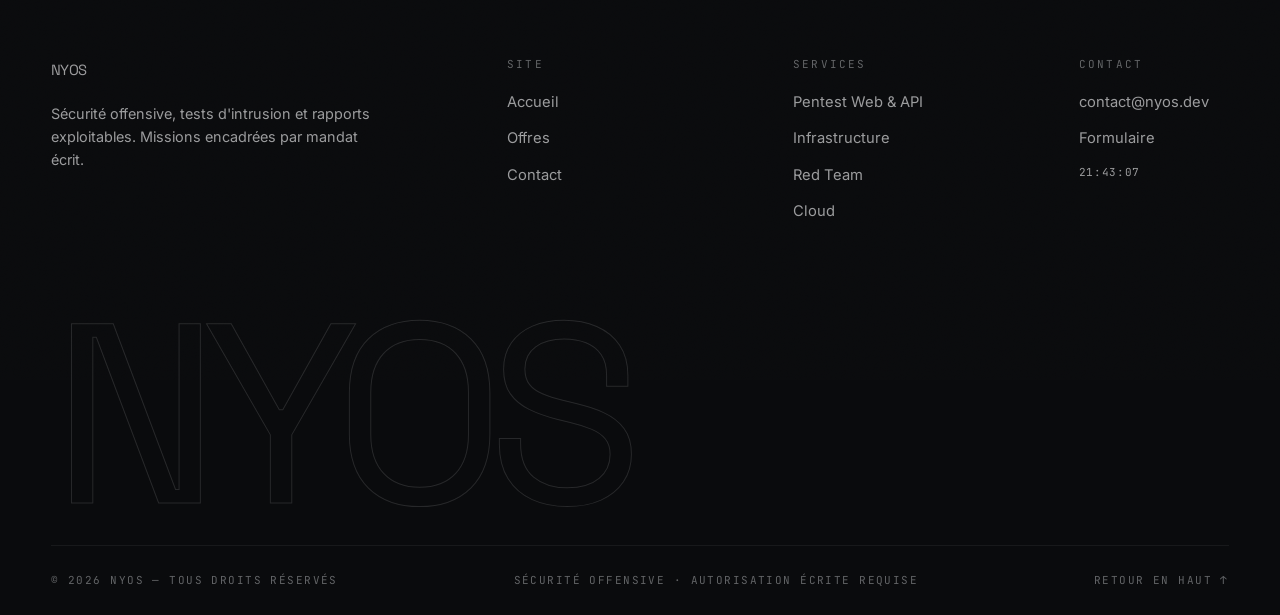
<file: contact.html>
<!DOCTYPE html>
<html lang="fr">
<head>
<meta charset="UTF-8">
<meta name="viewport" content="width=device-width, initial-scale=1, viewport-fit=cover">
<title>Contact — NYOS</title>
<meta name="description" content="Demandez un cadrage gratuit de 30 minutes avec NYOS. Test d'intrusion, red team, audit cloud.">
<meta name="theme-color" content="#060607">
<link rel="icon" href="data:image/svg+xml,%3Csvg xmlns='http://www.w3.org/2000/svg' viewBox='0 0 32 32'%3E%3Crect width='32' height='32' rx='7' fill='%23060607'/%3E%3Ccircle cx='16' cy='16' r='5' fill='%2300E5A0'/%3E%3C/svg%3E">
<link rel="preload" href="css/fonts/space-grotesk-latin-wght-normal.woff2" as="font" type="font/woff2" crossorigin>
<link rel="preload" href="css/fonts/inter-latin-wght-normal.woff2" as="font" type="font/woff2" crossorigin>
<link rel="stylesheet" href="css/fonts.css">
<link rel="stylesheet" href="css/style.css">
</head>
<body>

<div class="grain" aria-hidden="true"></div>
<div class="vignette" aria-hidden="true"></div>
<div class="cursor" id="cursor" aria-hidden="true">
  <div class="cursor__ring"><span class="cursor__label" id="curLabel">voir</span></div>
  <div class="cursor__dot"></div>
</div>

<header class="nav is-solid" id="nav">
  <div class="nav__inner">
    <a href="index.html" class="logo" data-cursor="link"><span class="logo__dot"></span> NYOS</a>
    <nav class="nav__links" aria-label="Navigation principale">
      <a href="index.html#manifeste" data-cursor="link">Manifeste</a>
      <a href="index.html#methode" data-cursor="link">Méthode</a>
      <a href="index.html#livrables" data-cursor="link">Livrables</a>
      <a href="services.html" data-cursor="link">Offres</a>
    </nav>
    <div class="nav__right">
      <a href="mailto:contact@nyos.dev" class="btn" data-cursor="link">contact@nyos.dev</a>
      <button class="burger" id="burger" aria-label="Ouvrir le menu" aria-expanded="false"><span></span><span></span></button>
    </div>
  </div>
</header>

<div class="menu" id="menu">
  <ul class="menu__list">
    <li><a href="index.html">Accueil</a></li>
    <li><a href="index.html#methode">Méthode</a></li>
    <li><a href="index.html#livrables">Livrables</a></li>
    <li><a href="services.html">Offres</a></li>
    <li><a href="contact.html">Contact</a></li>
  </ul>
  <div class="menu__foot"><span>NYOS · Offensive Security</span><span id="menuClock">--:--:--</span></div>
</div>

<main>

<section class="page-hero">
  <div class="page-hero__glow" aria-hidden="true"></div>
  <div class="wrap">
    <p class="crumb" data-rv><a href="index.html">Accueil</a> / Contact</p>
    <h1 data-rv>Trente minutes,<br>sans engagement.</h1>
    <p class="lead" data-rv>
      Décrivez votre contexte en quelques lignes. On revient vers vous sous 24 h ouvrées
      avec un premier avis honnête — y compris si la réponse est « vous n'avez pas
      besoin de nous tout de suite ».
    </p>
  </div>
</section>

<section class="section" style="padding-top:0">
  <div class="wrap">
    <div class="contact-grid">

      <!-- FORMULAIRE -->
      <div>
        <span class="eyebrow" data-rv>Demande de cadrage</span>
        <form class="form" id="contactForm" data-rv style="margin-top:2rem">
          <div class="field">
            <label for="nom">Nom complet</label>
            <input type="text" id="nom" name="nom" placeholder="Jean Dupont" required autocomplete="name">
          </div>
          <div class="field">
            <label for="societe">Société</label>
            <input type="text" id="societe" name="societe" placeholder="Acme SAS" autocomplete="organization">
          </div>
          <div class="field">
            <label for="email">Email professionnel</label>
            <input type="email" id="email" name="email" placeholder="jean@acme.fr" required autocomplete="email">
          </div>
          <div class="field">
            <label for="type">Type de mission</label>
            <select id="type" name="type">
              <option>Je ne sais pas encore</option>
              <option>Pentest Web &amp; API</option>
              <option>Infrastructure interne / externe</option>
              <option>Red Team</option>
              <option>Cloud &amp; conteneurs</option>
              <option>Audit de code</option>
              <option>Contre-audit</option>
            </select>
          </div>
          <div class="field full">
            <label for="perimetre">Périmètre approximatif</label>
            <input type="text" id="perimetre" name="perimetre" placeholder="1 application web + 2 API, ~40 écrans, ~200 utilisateurs">
          </div>
          <div class="field full">
            <label for="message">Contexte</label>
            <textarea id="message" name="message" placeholder="Échéance, contrainte réglementaire, incident récent, audit client à satisfaire…"></textarea>
          </div>
          <div class="full" style="display:flex;flex-wrap:wrap;gap:1.4rem;align-items:center;justify-content:space-between">
            <button type="submit" class="btn btn--solid btn--lg" data-cursor="link">Envoyer la demande
              <svg class="btn__arrow" width="14" height="14" viewBox="0 0 13 13" fill="none" aria-hidden="true"><path d="M1 12L12 1M12 1H4M12 1V9" stroke="currentColor" stroke-width="1.4"/></svg>
            </button>
            <p class="form__note">
              Le formulaire ouvre votre logiciel de messagerie avec le message pré-rempli.
              Rien n'est transmis à un service tiers.
            </p>
          </div>
        </form>
      </div>

      <!-- INFOS -->
      <aside>
        <span class="eyebrow" data-rv>Informations</span>
        <ul class="info-list" data-rv style="margin-top:2rem">
          <li><span>Email</span><b><a href="mailto:contact@nyos.dev" data-cursor="link">contact@nyos.dev</a></b></li>
          <li><span>Réponse</span><b>Sous 24 h ouvrées</b></li>
          <li><span>Zone</span><b>France &amp; Europe · à distance</b></li>
          <li><span>Langues</span><b>Français · Anglais</b></li>
          <li><span>Urgence</span><b>Incident en cours : mentionnez « URGENT » en objet</b></li>
        </ul>

        <div class="term" data-rv style="margin-top:2.6rem">
          <div class="term__bar">
            <span class="term__dots"><i></i><i></i><i></i></span>
            <span class="term__title">avant-de-nous-écrire.txt</span>
          </div>
          <div class="term__body" style="height:auto;min-height:0">
<span class="p">#</span> <span class="c">Ce qui accélère le cadrage</span>

<span class="o">- le périmètre : URLs, plages IP, comptes de test
- l'objectif : conformité, incident, exigence client
- vos contraintes : fenêtre, prod ou recette, délai
- qui signe : la personne habilitée à autoriser les tests</span>

<span class="p">#</span> <span class="c">Ce dont nous n'avons pas besoin tout de suite</span>

<span class="o">- vos identifiants (jamais par email)
- vos schémas d'architecture détaillés
- un budget précis</span>

<span class="ok">Aucun test n'est lancé avant signature du mandat.</span>
          </div>
        </div>
      </aside>

    </div>
  </div>
</section>

</main>

<footer class="footer">
  <div class="wrap">
    <div class="footer__top">
      <div class="footer__col" style="max-width:320px">
        <a href="index.html" class="logo" data-cursor="link"><span class="logo__dot"></span> NYOS</a>
        <p class="dim" style="font-size:.9rem;margin-top:.4rem">Sécurité offensive, tests d'intrusion et rapports exploitables. Missions encadrées par mandat écrit.</p>
      </div>
      <div class="footer__col"><h4>Site</h4>
        <a href="index.html">Accueil</a><a href="services.html">Offres</a><a href="contact.html">Contact</a></div>
      <div class="footer__col"><h4>Services</h4>
        <a href="services.html#web">Pentest Web &amp; API</a><a href="services.html#infra">Infrastructure</a>
        <a href="services.html#redteam">Red Team</a><a href="services.html#cloud">Cloud</a></div>
      <div class="footer__col"><h4>Contact</h4>
        <a href="mailto:contact@nyos.dev">contact@nyos.dev</a><a href="contact.html">Formulaire</a>
        <span class="dim mono" style="font-size:var(--t-micro)" id="footClock">--:--:--</span></div>
    </div>
    <div class="footer__word" aria-hidden="true">NYOS</div>
    <div class="footer__bot">
      <span>© <span id="year">2026</span> NYOS — Tous droits réservés</span>
      <span>Sécurité offensive · Autorisation écrite requise</span>
      <a href="#top" data-cursor="link">Retour en haut ↑</a>
    </div>
  </div>
</footer>

<script src="js/vendor/gsap.min.js" defer></script>
<script src="js/vendor/ScrollTrigger.min.js" defer></script>
<script src="js/vendor/lenis.min.js" defer></script>
<script src="js/main.js" defer></script>
</body>
</html>
</file>
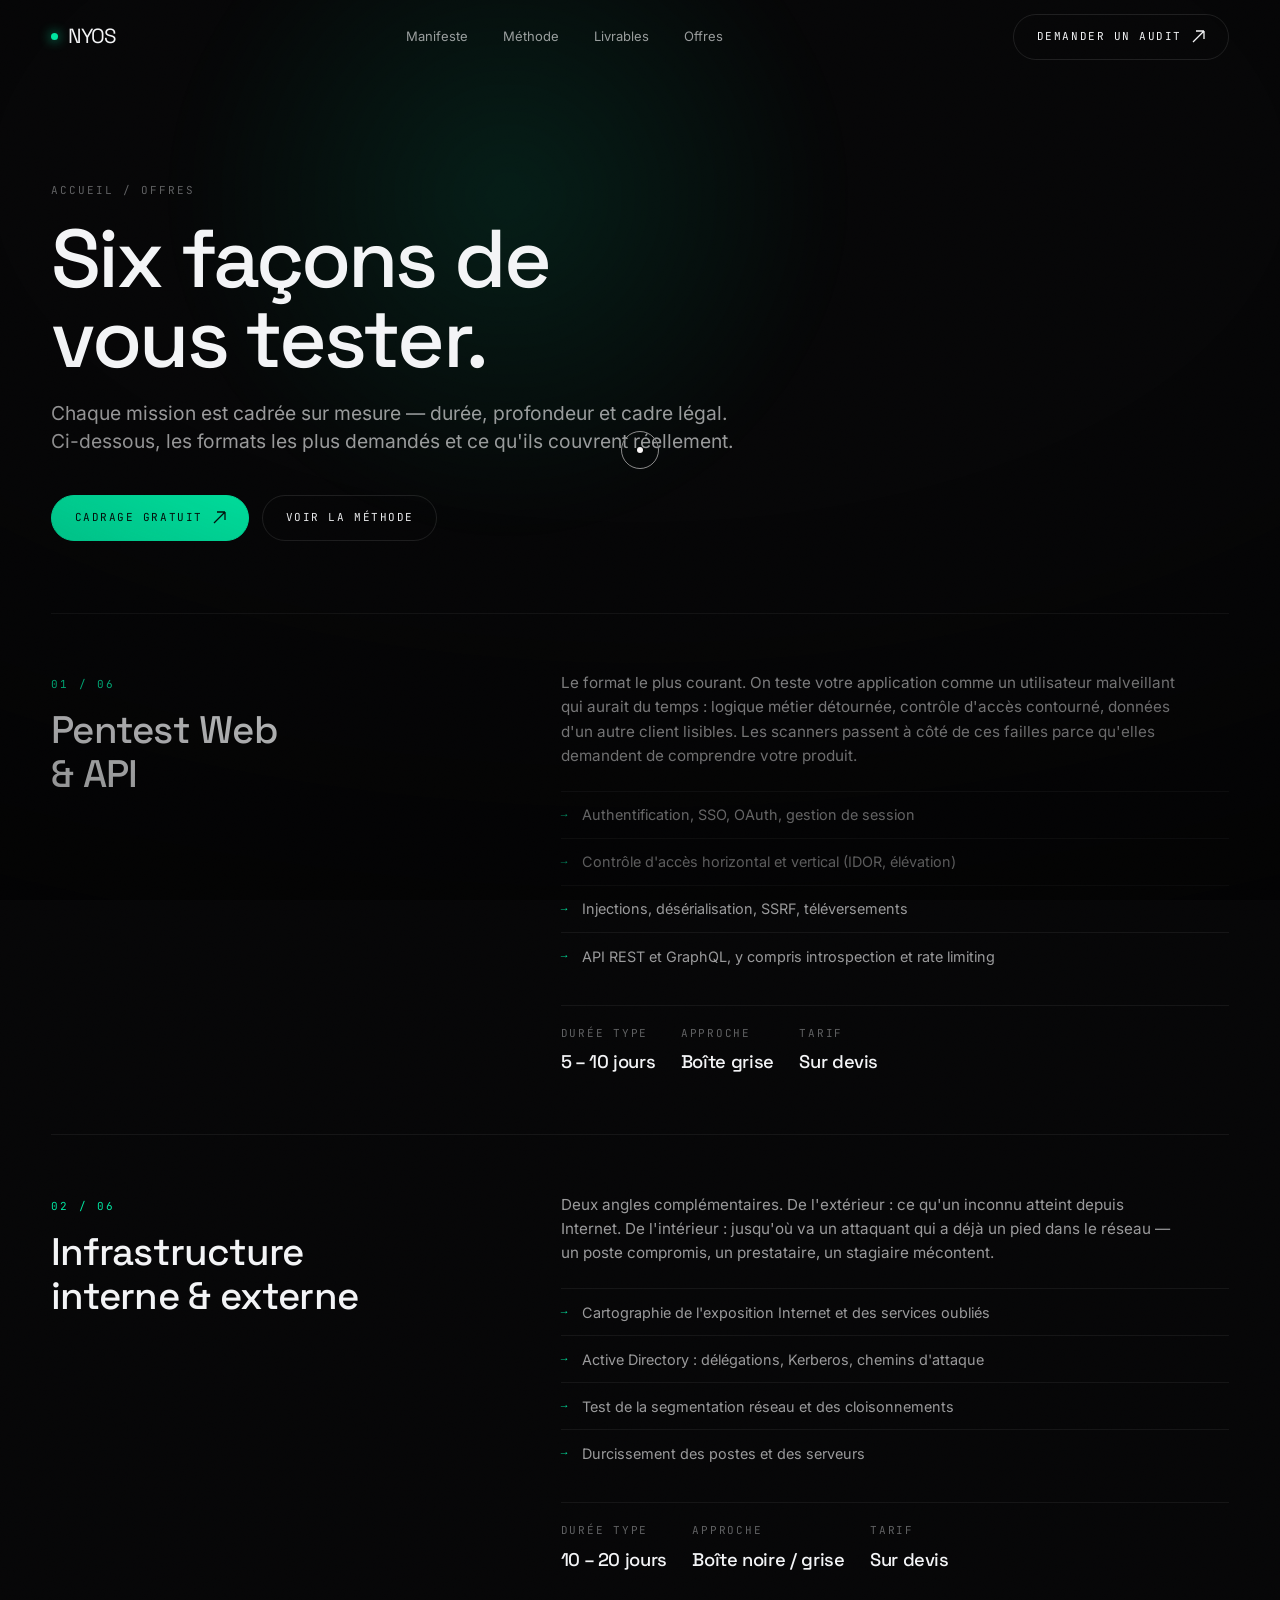
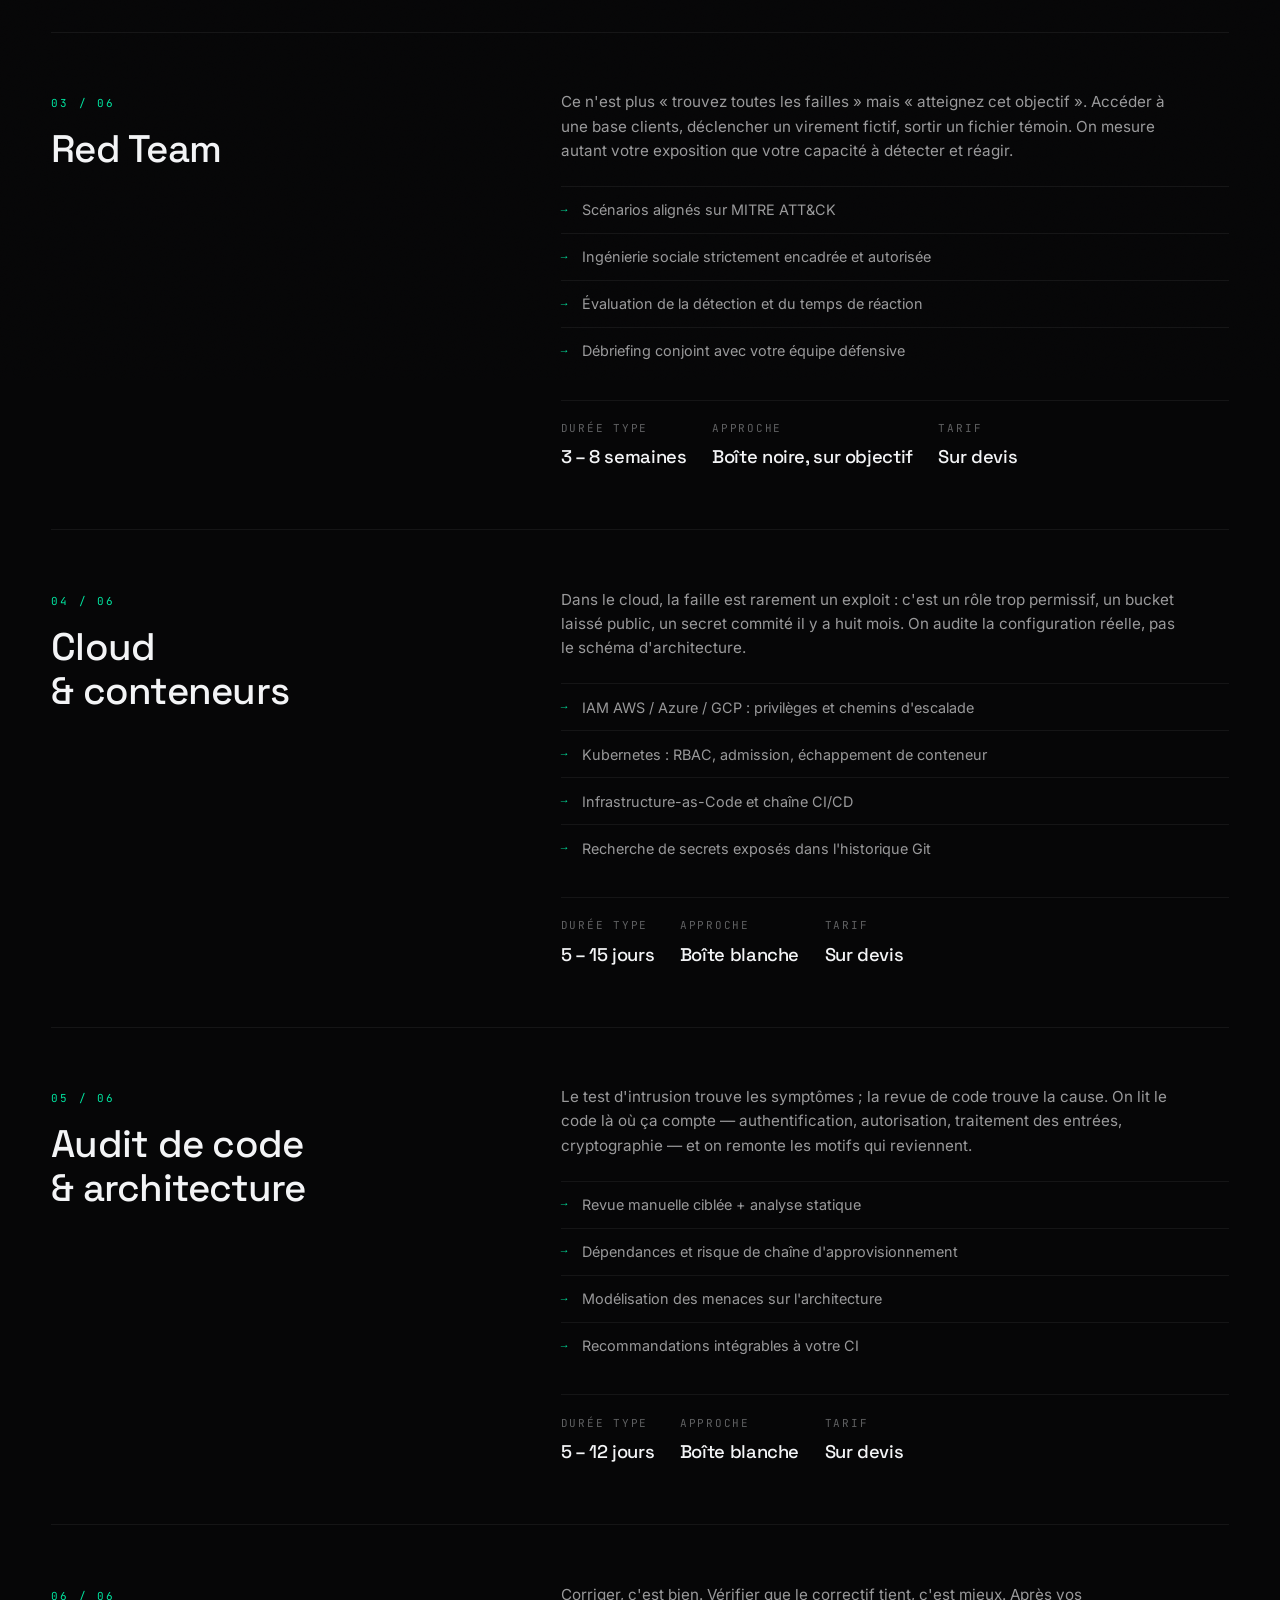
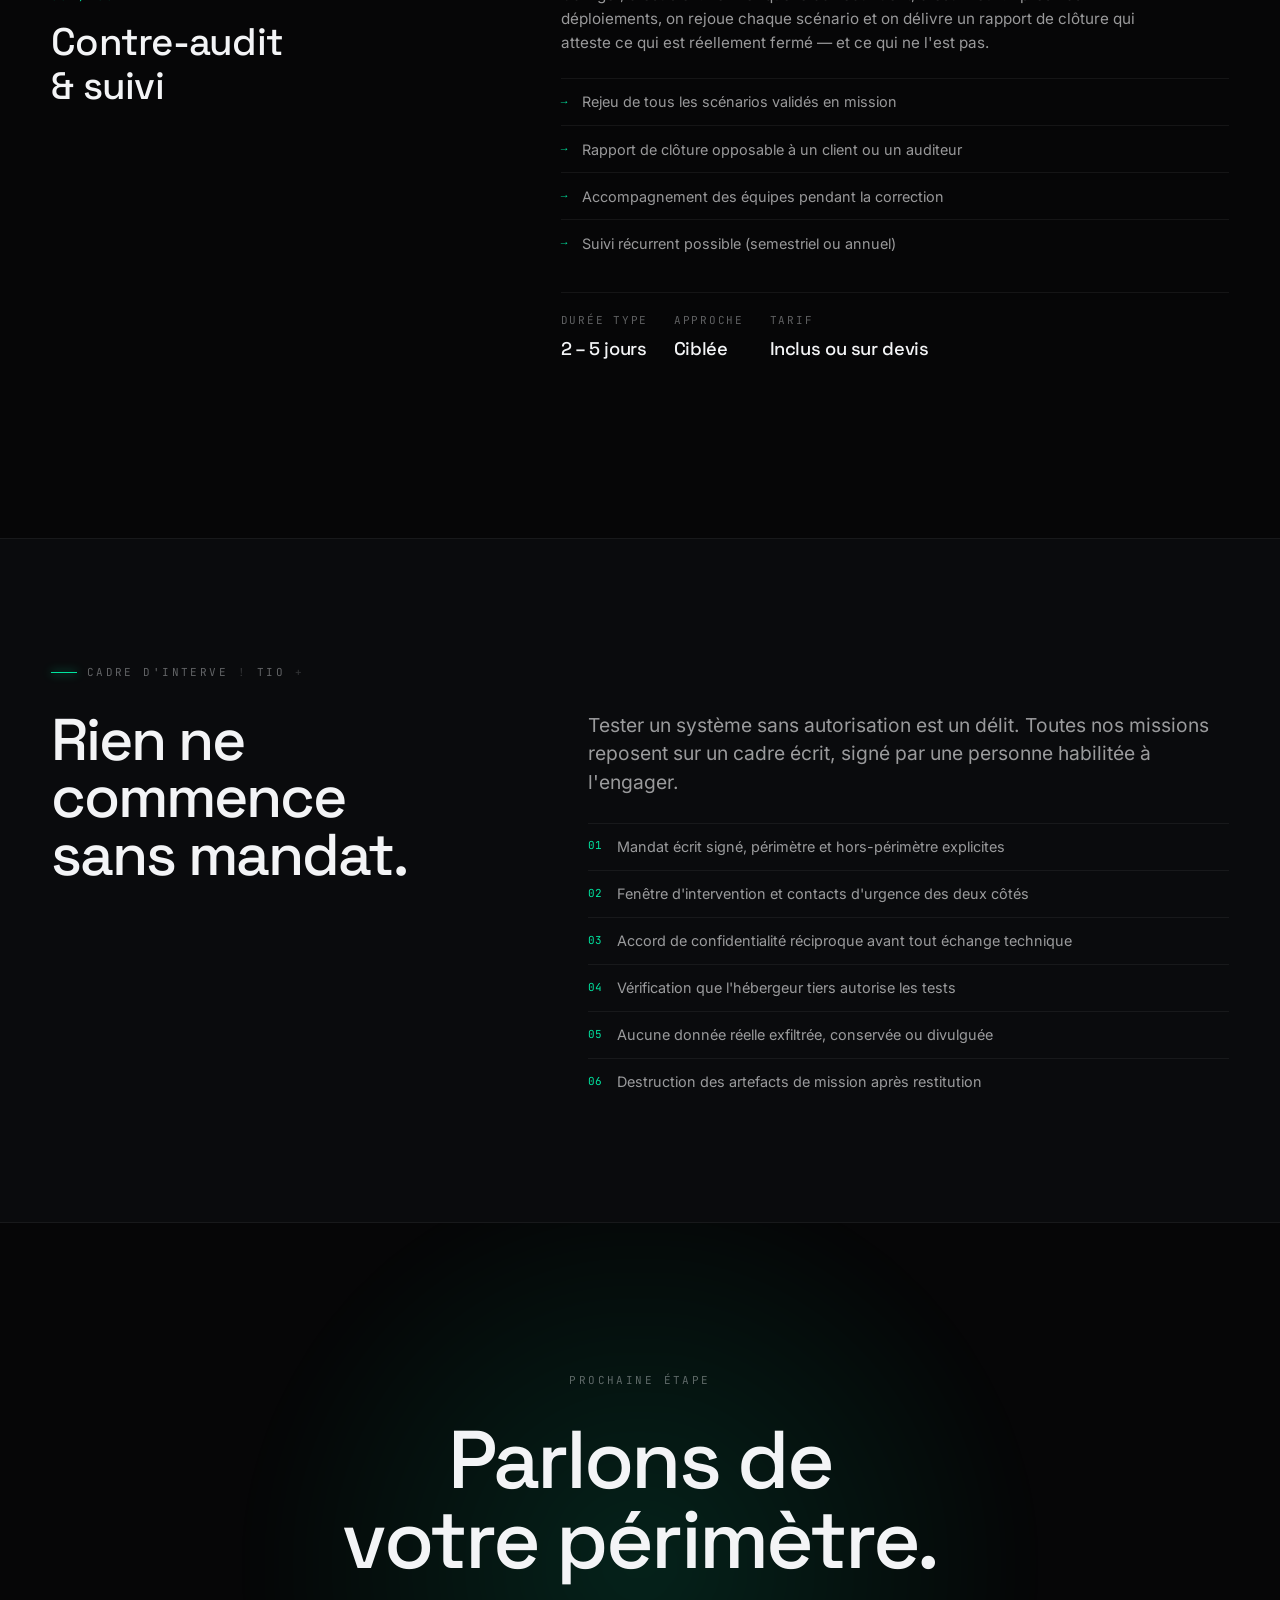
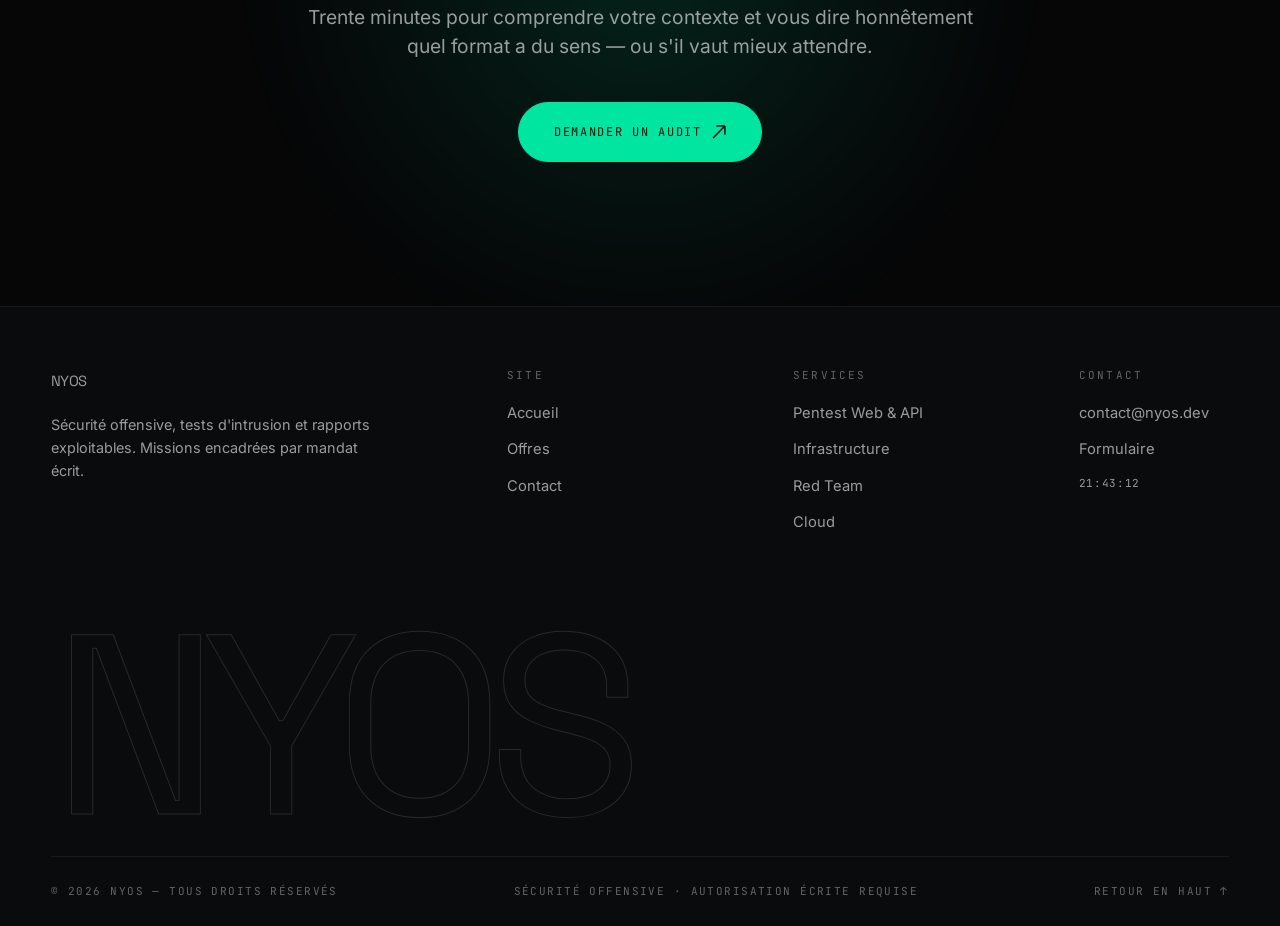
<file: services.html>
<!DOCTYPE html>
<html lang="fr">
<head>
<meta charset="UTF-8">
<meta name="viewport" content="width=device-width, initial-scale=1, viewport-fit=cover">
<title>Offres — NYOS</title>
<meta name="description" content="Les offres NYOS : pentest web & API, infrastructure interne et externe, red team, cloud & conteneurs, audit de code, contre-audit.">
<meta name="theme-color" content="#060607">
<link rel="icon" href="data:image/svg+xml,%3Csvg xmlns='http://www.w3.org/2000/svg' viewBox='0 0 32 32'%3E%3Crect width='32' height='32' rx='7' fill='%23060607'/%3E%3Ccircle cx='16' cy='16' r='5' fill='%2300E5A0'/%3E%3C/svg%3E">
<link rel="preload" href="css/fonts/space-grotesk-latin-wght-normal.woff2" as="font" type="font/woff2" crossorigin>
<link rel="preload" href="css/fonts/inter-latin-wght-normal.woff2" as="font" type="font/woff2" crossorigin>
<link rel="stylesheet" href="css/fonts.css">
<link rel="stylesheet" href="css/style.css">
</head>
<body>

<div class="grain" aria-hidden="true"></div>
<div class="vignette" aria-hidden="true"></div>
<div class="cursor" id="cursor" aria-hidden="true">
  <div class="cursor__ring"><span class="cursor__label" id="curLabel">voir</span></div>
  <div class="cursor__dot"></div>
</div>

<header class="nav is-solid" id="nav">
  <div class="nav__inner">
    <a href="index.html" class="logo" data-cursor="link"><span class="logo__dot"></span> NYOS</a>
    <nav class="nav__links" aria-label="Navigation principale">
      <a href="index.html#manifeste" data-cursor="link">Manifeste</a>
      <a href="index.html#methode" data-cursor="link">Méthode</a>
      <a href="index.html#livrables" data-cursor="link">Livrables</a>
      <a href="services.html" data-cursor="link">Offres</a>
    </nav>
    <div class="nav__right">
      <a href="contact.html" class="btn" data-cursor="link">Demander un audit
        <svg class="btn__arrow" width="13" height="13" viewBox="0 0 13 13" fill="none" aria-hidden="true"><path d="M1 12L12 1M12 1H4M12 1V9" stroke="currentColor" stroke-width="1.3"/></svg>
      </a>
      <button class="burger" id="burger" aria-label="Ouvrir le menu" aria-expanded="false"><span></span><span></span></button>
    </div>
  </div>
</header>

<div class="menu" id="menu">
  <ul class="menu__list">
    <li><a href="index.html">Accueil</a></li>
    <li><a href="index.html#methode">Méthode</a></li>
    <li><a href="index.html#livrables">Livrables</a></li>
    <li><a href="services.html">Offres</a></li>
    <li><a href="contact.html">Contact</a></li>
  </ul>
  <div class="menu__foot"><span>NYOS · Offensive Security</span><span id="menuClock">--:--:--</span></div>
</div>

<main>

<!-- ============ EN-TÊTE ============ -->
<section class="page-hero">
  <div class="page-hero__glow" aria-hidden="true"></div>
  <div class="wrap">
    <p class="crumb" data-rv><a href="index.html">Accueil</a> / Offres</p>
    <h1 data-rv>Six façons de<br>vous tester.</h1>
    <p class="lead" data-rv>
      Chaque mission est cadrée sur mesure — durée, profondeur et cadre légal.
      Ci-dessous, les formats les plus demandés et ce qu'ils couvrent réellement.
    </p>
    <div style="display:flex;gap:.8rem;flex-wrap:wrap;margin-top:2.4rem" data-rv>
      <a href="contact.html" class="btn btn--solid" data-cursor="link">Cadrage gratuit
        <svg class="btn__arrow" width="13" height="13" viewBox="0 0 13 13" fill="none" aria-hidden="true"><path d="M1 12L12 1M12 1H4M12 1V9" stroke="currentColor" stroke-width="1.3"/></svg>
      </a>
      <a href="index.html#methode" class="btn" data-cursor="link">Voir la méthode</a>
    </div>
  </div>
</section>

<!-- ============ OFFRES ============ -->
<section class="section" style="padding-top:0">
  <div class="wrap">

    <article class="offer" id="web">
      <div>
        <span class="offer__idx">01 / 06</span>
        <h3 data-rv>Pentest Web<br>&amp; API</h3>
      </div>
      <div>
        <p class="dim" data-rv>
          Le format le plus courant. On teste votre application comme un utilisateur
          malveillant qui aurait du temps : logique métier détournée, contrôle d'accès
          contourné, données d'un autre client lisibles. Les scanners passent à côté de
          ces failles parce qu'elles demandent de comprendre votre produit.
        </p>
        <ul class="slide__list" data-rv style="margin-top:1.4rem">
          <li><span>→</span> Authentification, SSO, OAuth, gestion de session</li>
          <li><span>→</span> Contrôle d'accès horizontal et vertical (IDOR, élévation)</li>
          <li><span>→</span> Injections, désérialisation, SSRF, téléversements</li>
          <li><span>→</span> API REST et GraphQL, y compris introspection et rate limiting</li>
        </ul>
        <div class="offer__meta" data-rv>
          <div><span>Durée type</span><b>5 – 10 jours</b></div>
          <div><span>Approche</span><b>Boîte grise</b></div>
          <div><span>Tarif</span><b>Sur devis</b></div>
        </div>
      </div>
    </article>

    <article class="offer" id="infra">
      <div>
        <span class="offer__idx">02 / 06</span>
        <h3 data-rv>Infrastructure<br>interne &amp; externe</h3>
      </div>
      <div>
        <p class="dim" data-rv>
          Deux angles complémentaires. De l'extérieur : ce qu'un inconnu atteint depuis
          Internet. De l'intérieur : jusqu'où va un attaquant qui a déjà un pied dans le
          réseau — un poste compromis, un prestataire, un stagiaire mécontent.
        </p>
        <ul class="slide__list" data-rv style="margin-top:1.4rem">
          <li><span>→</span> Cartographie de l'exposition Internet et des services oubliés</li>
          <li><span>→</span> Active Directory : délégations, Kerberos, chemins d'attaque</li>
          <li><span>→</span> Test de la segmentation réseau et des cloisonnements</li>
          <li><span>→</span> Durcissement des postes et des serveurs</li>
        </ul>
        <div class="offer__meta" data-rv>
          <div><span>Durée type</span><b>10 – 20 jours</b></div>
          <div><span>Approche</span><b>Boîte noire / grise</b></div>
          <div><span>Tarif</span><b>Sur devis</b></div>
        </div>
      </div>
    </article>

    <article class="offer" id="redteam">
      <div>
        <span class="offer__idx">03 / 06</span>
        <h3 data-rv>Red Team</h3>
      </div>
      <div>
        <p class="dim" data-rv>
          Ce n'est plus « trouvez toutes les failles » mais « atteignez cet objectif ».
          Accéder à une base clients, déclencher un virement fictif, sortir un fichier
          témoin. On mesure autant votre exposition que votre capacité à détecter et réagir.
        </p>
        <ul class="slide__list" data-rv style="margin-top:1.4rem">
          <li><span>→</span> Scénarios alignés sur MITRE ATT&amp;CK</li>
          <li><span>→</span> Ingénierie sociale strictement encadrée et autorisée</li>
          <li><span>→</span> Évaluation de la détection et du temps de réaction</li>
          <li><span>→</span> Débriefing conjoint avec votre équipe défensive</li>
        </ul>
        <div class="offer__meta" data-rv>
          <div><span>Durée type</span><b>3 – 8 semaines</b></div>
          <div><span>Approche</span><b>Boîte noire, sur objectif</b></div>
          <div><span>Tarif</span><b>Sur devis</b></div>
        </div>
      </div>
    </article>

    <article class="offer" id="cloud">
      <div>
        <span class="offer__idx">04 / 06</span>
        <h3 data-rv>Cloud<br>&amp; conteneurs</h3>
      </div>
      <div>
        <p class="dim" data-rv>
          Dans le cloud, la faille est rarement un exploit : c'est un rôle trop permissif,
          un bucket laissé public, un secret commité il y a huit mois. On audite la
          configuration réelle, pas le schéma d'architecture.
        </p>
        <ul class="slide__list" data-rv style="margin-top:1.4rem">
          <li><span>→</span> IAM AWS / Azure / GCP : privilèges et chemins d'escalade</li>
          <li><span>→</span> Kubernetes : RBAC, admission, échappement de conteneur</li>
          <li><span>→</span> Infrastructure-as-Code et chaîne CI/CD</li>
          <li><span>→</span> Recherche de secrets exposés dans l'historique Git</li>
        </ul>
        <div class="offer__meta" data-rv>
          <div><span>Durée type</span><b>5 – 15 jours</b></div>
          <div><span>Approche</span><b>Boîte blanche</b></div>
          <div><span>Tarif</span><b>Sur devis</b></div>
        </div>
      </div>
    </article>

    <article class="offer" id="code">
      <div>
        <span class="offer__idx">05 / 06</span>
        <h3 data-rv>Audit de code<br>&amp; architecture</h3>
      </div>
      <div>
        <p class="dim" data-rv>
          Le test d'intrusion trouve les symptômes ; la revue de code trouve la cause.
          On lit le code là où ça compte — authentification, autorisation, traitement des
          entrées, cryptographie — et on remonte les motifs qui reviennent.
        </p>
        <ul class="slide__list" data-rv style="margin-top:1.4rem">
          <li><span>→</span> Revue manuelle ciblée + analyse statique</li>
          <li><span>→</span> Dépendances et risque de chaîne d'approvisionnement</li>
          <li><span>→</span> Modélisation des menaces sur l'architecture</li>
          <li><span>→</span> Recommandations intégrables à votre CI</li>
        </ul>
        <div class="offer__meta" data-rv>
          <div><span>Durée type</span><b>5 – 12 jours</b></div>
          <div><span>Approche</span><b>Boîte blanche</b></div>
          <div><span>Tarif</span><b>Sur devis</b></div>
        </div>
      </div>
    </article>

    <article class="offer" id="contre-audit">
      <div>
        <span class="offer__idx">06 / 06</span>
        <h3 data-rv>Contre-audit<br>&amp; suivi</h3>
      </div>
      <div>
        <p class="dim" data-rv>
          Corriger, c'est bien. Vérifier que le correctif tient, c'est mieux. Après vos
          déploiements, on rejoue chaque scénario et on délivre un rapport de clôture qui
          atteste ce qui est réellement fermé — et ce qui ne l'est pas.
        </p>
        <ul class="slide__list" data-rv style="margin-top:1.4rem">
          <li><span>→</span> Rejeu de tous les scénarios validés en mission</li>
          <li><span>→</span> Rapport de clôture opposable à un client ou un auditeur</li>
          <li><span>→</span> Accompagnement des équipes pendant la correction</li>
          <li><span>→</span> Suivi récurrent possible (semestriel ou annuel)</li>
        </ul>
        <div class="offer__meta" data-rv>
          <div><span>Durée type</span><b>2 – 5 jours</b></div>
          <div><span>Approche</span><b>Ciblée</b></div>
          <div><span>Tarif</span><b>Inclus ou sur devis</b></div>
        </div>
      </div>
    </article>

  </div>
</section>

<!-- ============ CADRE ============ -->
<section class="section" style="background:var(--bg-2);border-block:1px solid var(--line-soft)">
  <div class="wrap">
    <span class="eyebrow" data-rv>Cadre d'intervention</span>
    <div class="split" style="margin-top:1.8rem">
      <h2 data-rv>Rien ne commence<br>sans mandat.</h2>
      <div>
        <p class="lead" data-rv style="margin-bottom:1.6rem">
          Tester un système sans autorisation est un délit. Toutes nos missions
          reposent sur un cadre écrit, signé par une personne habilitée à l'engager.
        </p>
        <ul class="slide__list" data-rv>
          <li><span>01</span> Mandat écrit signé, périmètre et hors-périmètre explicites</li>
          <li><span>02</span> Fenêtre d'intervention et contacts d'urgence des deux côtés</li>
          <li><span>03</span> Accord de confidentialité réciproque avant tout échange technique</li>
          <li><span>04</span> Vérification que l'hébergeur tiers autorise les tests</li>
          <li><span>05</span> Aucune donnée réelle exfiltrée, conservée ou divulguée</li>
          <li><span>06</span> Destruction des artefacts de mission après restitution</li>
        </ul>
      </div>
    </div>
  </div>
</section>

<!-- ============ CTA ============ -->
<section class="cta">
  <div class="cta__glow" aria-hidden="true"></div>
  <div class="wrap">
    <span class="eyebrow eyebrow--c" data-rv>Prochaine étape</span>
    <h2 data-rv style="margin:1.8rem 0 1.4rem">Parlons de<br>votre périmètre.</h2>
    <p class="lead center" data-rv style="margin-bottom:2.6rem">
      Trente minutes pour comprendre votre contexte et vous dire honnêtement
      quel format a du sens — ou s'il vaut mieux attendre.
    </p>
    <a href="contact.html" class="btn btn--solid btn--lg" data-cursor="link" data-rv>Demander un audit
      <svg class="btn__arrow" width="14" height="14" viewBox="0 0 13 13" fill="none" aria-hidden="true"><path d="M1 12L12 1M12 1H4M12 1V9" stroke="currentColor" stroke-width="1.4"/></svg>
    </a>
  </div>
</section>

</main>

<footer class="footer">
  <div class="wrap">
    <div class="footer__top">
      <div class="footer__col" style="max-width:320px">
        <a href="index.html" class="logo" data-cursor="link"><span class="logo__dot"></span> NYOS</a>
        <p class="dim" style="font-size:.9rem;margin-top:.4rem">Sécurité offensive, tests d'intrusion et rapports exploitables. Missions encadrées par mandat écrit.</p>
      </div>
      <div class="footer__col"><h4>Site</h4>
        <a href="index.html">Accueil</a><a href="services.html">Offres</a><a href="contact.html">Contact</a></div>
      <div class="footer__col"><h4>Services</h4>
        <a href="services.html#web">Pentest Web &amp; API</a><a href="services.html#infra">Infrastructure</a>
        <a href="services.html#redteam">Red Team</a><a href="services.html#cloud">Cloud</a></div>
      <div class="footer__col"><h4>Contact</h4>
        <a href="mailto:contact@nyos.dev">contact@nyos.dev</a><a href="contact.html">Formulaire</a>
        <span class="dim mono" style="font-size:var(--t-micro)" id="footClock">--:--:--</span></div>
    </div>
    <div class="footer__word" aria-hidden="true">NYOS</div>
    <div class="footer__bot">
      <span>© <span id="year">2026</span> NYOS — Tous droits réservés</span>
      <span>Sécurité offensive · Autorisation écrite requise</span>
      <a href="#top" data-cursor="link">Retour en haut ↑</a>
    </div>
  </div>
</footer>

<script src="js/vendor/gsap.min.js" defer></script>
<script src="js/vendor/ScrollTrigger.min.js" defer></script>
<script src="js/vendor/lenis.min.js" defer></script>
<script src="js/main.js" defer></script>
</body>
</html>
</file>
<file: css/fonts.css>
/* =========================================================
   NYOS — polices auto-hébergées (variable fonts, woff2)
   Aucune requête vers un service tiers.
   ========================================================= */

/* ---- Space Grotesk (display) — 300 à 700 ---- */
@font-face{
  font-family:'Space Grotesk';font-style:normal;font-weight:300 700;font-display:swap;
  src:url('fonts/space-grotesk-latin-ext-wght-normal.woff2') format('woff2-variations');
  unicode-range:U+0100-02BA,U+02BD-02C5,U+02C7-02CC,U+02CE-02D7,U+02DD-02FF,U+0304,U+0308,U+0329,U+1D00-1DBF,U+1E00-1E9F,U+1EF2-1EFF,U+2020,U+20A0-20AB,U+20AD-20C0,U+2113,U+2C60-2C7F,U+A720-A7FF;
}
@font-face{
  font-family:'Space Grotesk';font-style:normal;font-weight:300 700;font-display:swap;
  src:url('fonts/space-grotesk-latin-wght-normal.woff2') format('woff2-variations');
  unicode-range:U+0000-00FF,U+0131,U+0152-0153,U+02BB-02BC,U+02C6,U+02DA,U+02DC,U+0304,U+0308,U+0329,U+2000-206F,U+20AC,U+2122,U+2191,U+2193,U+2212,U+2215,U+FEFF,U+FFFD;
}

/* ---- Inter (texte) — 100 à 900 ---- */
@font-face{
  font-family:'Inter';font-style:normal;font-weight:100 900;font-display:swap;
  src:url('fonts/inter-latin-ext-wght-normal.woff2') format('woff2-variations');
  unicode-range:U+0100-02BA,U+02BD-02C5,U+02C7-02CC,U+02CE-02D7,U+02DD-02FF,U+0304,U+0308,U+0329,U+1D00-1DBF,U+1E00-1E9F,U+1EF2-1EFF,U+2020,U+20A0-20AB,U+20AD-20C0,U+2113,U+2C60-2C7F,U+A720-A7FF;
}
@font-face{
  font-family:'Inter';font-style:normal;font-weight:100 900;font-display:swap;
  src:url('fonts/inter-latin-wght-normal.woff2') format('woff2-variations');
  unicode-range:U+0000-00FF,U+0131,U+0152-0153,U+02BB-02BC,U+02C6,U+02DA,U+02DC,U+0304,U+0308,U+0329,U+2000-206F,U+20AC,U+2122,U+2191,U+2193,U+2212,U+2215,U+FEFF,U+FFFD;
}

/* ---- JetBrains Mono (code / terminal) — 100 à 800 ---- */
@font-face{
  font-family:'JetBrains Mono';font-style:normal;font-weight:100 800;font-display:swap;
  src:url('fonts/jetbrains-mono-latin-ext-wght-normal.woff2') format('woff2-variations');
  unicode-range:U+0100-02BA,U+02BD-02C5,U+02C7-02CC,U+02CE-02D7,U+02DD-02FF,U+0304,U+0308,U+0329,U+1D00-1DBF,U+1E00-1E9F,U+1EF2-1EFF,U+2020,U+20A0-20AB,U+20AD-20C0,U+2113,U+2C60-2C7F,U+A720-A7FF;
}
@font-face{
  font-family:'JetBrains Mono';font-style:normal;font-weight:100 800;font-display:swap;
  src:url('fonts/jetbrains-mono-latin-wght-normal.woff2') format('woff2-variations');
  unicode-range:U+0000-00FF,U+0131,U+0152-0153,U+02BB-02BC,U+02C6,U+02DA,U+02DC,U+0304,U+0308,U+0329,U+2000-206F,U+20AC,U+2122,U+2191,U+2193,U+2212,U+2215,U+FEFF,U+FFFD;
}
</file>
<file: css/style.css>
/* =========================================================
   NYOS — Offensive Security
   Design system + layout
   ========================================================= */

/* ---------- 1. TOKENS ---------- */
:root{
  /* couleurs */
  --bg:            #060607;
  --bg-2:          #0A0B0D;
  --bg-3:          #101216;
  --surface:       rgba(255,255,255,.035);
  --surface-2:     rgba(255,255,255,.06);
  --line:          rgba(255,255,255,.10);
  --line-soft:     rgba(255,255,255,.06);
  --fg:            #F3F4F6;
  --fg-2:          rgba(243,244,246,.62);
  --fg-3:          rgba(243,244,246,.38);
  --accent:        #00E5A0;
  --accent-dim:    rgba(0,229,160,.14);
  --accent-2:      #6E5BFF;
  --crit:          #FF4D5E;
  --high:          #FF8A3D;
  --med:           #FFC53D;
  --low:           #4DA3FF;

  /* typo */
  --f-display: 'Space Grotesk', 'Inter', system-ui, sans-serif;
  --f-body:    'Inter', system-ui, -apple-system, sans-serif;
  --f-mono:    'JetBrains Mono', ui-monospace, 'SF Mono', monospace;

  --t-hero:  clamp(3.4rem, 15.5vw, 15rem);
  --t-h1:    clamp(2.4rem, 6.4vw, 5.6rem);
  --t-h2:    clamp(1.9rem, 4.6vw, 3.9rem);
  --t-h3:    clamp(1.25rem, 2.2vw, 1.75rem);
  --t-body:  clamp(.95rem, 1.05vw, 1.075rem);
  --t-small: .8125rem;
  --t-micro: .6875rem;

  /* espace */
  --gut: clamp(1.25rem, 4vw, 4.5rem);
  --sec: clamp(6rem, 13vh, 11rem);
  --max: 1560px;

  /* motion */
  --e-out:  cubic-bezier(.16,1,.3,1);
  --e-io:   cubic-bezier(.62,.05,.29,1);
  --nav-h:  74px;
}

/* ---------- 2. RESET ---------- */
*,*::before,*::after{box-sizing:border-box}
*{margin:0;padding:0}
html{-webkit-text-size-adjust:100%}
html,body{height:auto}
body{
  background:var(--bg);
  color:var(--fg);
  font-family:var(--f-body);
  font-size:var(--t-body);
  line-height:1.6;
  font-weight:400;
  -webkit-font-smoothing:antialiased;
  -moz-osx-font-smoothing:grayscale;
  overflow-x:hidden;
  text-rendering:optimizeLegibility;
}
img,svg,canvas,video{display:block;max-width:100%}
a{color:inherit;text-decoration:none}
button,input,textarea,select{font:inherit;color:inherit;background:none;border:none;outline:none}
button{cursor:pointer}
ul,ol{list-style:none}
::selection{background:var(--accent);color:#04110C}
:focus-visible{outline:2px solid var(--accent);outline-offset:3px;border-radius:2px}

/* barre de scroll */
::-webkit-scrollbar{width:9px}
::-webkit-scrollbar-track{background:var(--bg)}
::-webkit-scrollbar-thumb{background:#22252B;border-radius:99px;border:2px solid var(--bg)}
::-webkit-scrollbar-thumb:hover{background:#31353D}

/* Lenis */
html.lenis,html.lenis body{height:auto}
.lenis.lenis-smooth{scroll-behavior:auto !important}
.lenis.lenis-stopped{overflow:hidden}

/* ---------- 3. UTILS ---------- */
.wrap{width:100%;max-width:var(--max);margin-inline:auto;padding-inline:var(--gut)}
.section{padding-block:var(--sec);position:relative}
.mono{font-family:var(--f-mono);letter-spacing:.06em}
.dim{color:var(--fg-2)}
.center{text-align:center}
.sr-only{position:absolute;width:1px;height:1px;padding:0;margin:-1px;overflow:hidden;clip:rect(0,0,0,0);white-space:nowrap;border:0}

.eyebrow{
  display:inline-flex;align-items:center;gap:.6rem;
  font-family:var(--f-mono);font-size:var(--t-micro);
  letter-spacing:.22em;text-transform:uppercase;color:var(--fg-3);
}
.eyebrow::before{
  content:"";width:26px;height:1px;background:var(--accent);
  box-shadow:0 0 10px var(--accent);
}
.eyebrow--c::before{display:none}

h1,h2,h3,h4{font-family:var(--f-display);font-weight:500;line-height:.98;letter-spacing:-.035em}
h2{font-size:var(--t-h2)}
h3{font-size:var(--t-h3);line-height:1.15;letter-spacing:-.02em}
p{max-width:62ch}
.lead{font-size:clamp(1.05rem,1.5vw,1.35rem);line-height:1.5;color:var(--fg-2);max-width:58ch}

.rule{height:1px;background:var(--line-soft);width:100%}

/* titres avec accent */
.accent{color:var(--accent)}
.grad{
  background:linear-gradient(105deg,var(--fg) 0%,var(--fg) 40%,var(--accent) 72%,var(--accent-2) 100%);
  -webkit-background-clip:text;background-clip:text;color:transparent;
}

/* ---------- 4. OVERLAYS (grain / vignette) ---------- */
.grain{
  position:fixed;inset:-120%;z-index:9998;pointer-events:none;
  opacity:.038;mix-blend-mode:overlay;
  background-image:url("data:image/svg+xml,%3Csvg xmlns='http://www.w3.org/2000/svg' width='240' height='240'%3E%3Cfilter id='n'%3E%3CfeTurbulence type='fractalNoise' baseFrequency='.85' numOctaves='3'/%3E%3C/filter%3E%3Crect width='100%25' height='100%25' filter='url(%23n)'/%3E%3C/svg%3E");
  animation:grainShift 6s steps(6) infinite;
  will-change:transform;
}
@keyframes grainShift{
  0%{transform:translate(0,0)}     16%{transform:translate(-4%,-3%)}
  33%{transform:translate(3%,-5%)}  50%{transform:translate(-5%,4%)}
  66%{transform:translate(4%,3%)}   83%{transform:translate(-3%,5%)}
  100%{transform:translate(0,0)}
}
.vignette{
  position:fixed;inset:0;z-index:1;pointer-events:none;
  background:radial-gradient(120% 90% at 50% 20%,transparent 42%,rgba(0,0,0,.55) 100%);
}

/* ---------- 5. PRELOADER ---------- */
.pre{
  position:fixed;inset:0;z-index:10000;background:var(--bg);
  display:grid;place-items:center;
}
.pre__inner{width:min(560px,80vw);text-align:left}
.pre__row{display:flex;align-items:flex-end;justify-content:space-between;gap:2rem;margin-bottom:1.1rem}
.pre__mark{font-family:var(--f-display);font-size:clamp(2.4rem,7vw,4.4rem);letter-spacing:-.06em;line-height:1}
.pre__num{font-family:var(--f-mono);font-size:clamp(1.6rem,4vw,2.4rem);color:var(--accent);font-variant-numeric:tabular-nums}
.pre__bar{height:1px;width:100%;background:var(--line);position:relative;overflow:hidden}
.pre__fill{position:absolute;inset:0;background:var(--accent);transform:scaleX(0);transform-origin:left;box-shadow:0 0 14px var(--accent)}
.pre__log{margin-top:1rem;font-family:var(--f-mono);font-size:var(--t-micro);color:var(--fg-3);letter-spacing:.1em;text-transform:uppercase;min-height:1.2em}
.pre__curtain{position:fixed;inset:0;z-index:9999;background:var(--bg-2);transform:scaleY(0);transform-origin:bottom;pointer-events:none}

/* ---------- 6. CURSOR ---------- */
.cursor{position:fixed;top:0;left:0;z-index:9997;pointer-events:none;mix-blend-mode:difference}
.cursor__dot{
  position:absolute;width:6px;height:6px;border-radius:99px;background:#fff;
  transform:translate(-50%,-50%);
}
.cursor__ring{
  position:absolute;width:38px;height:38px;border:1px solid rgba(255,255,255,.55);
  border-radius:99px;transform:translate(-50%,-50%);
  transition:width .35s var(--e-out),height .35s var(--e-out),border-color .3s,background .3s;
  display:grid;place-items:center;
}
.cursor__label{
  font-family:var(--f-mono);font-size:9px;letter-spacing:.14em;text-transform:uppercase;
  opacity:0;transform:scale(.6);transition:.3s var(--e-out);color:#000;white-space:nowrap;
}
body.cur-hover .cursor__ring{width:66px;height:66px;border-color:transparent;background:#fff}
body.cur-hover .cursor__label{opacity:1;transform:scale(1)}
body.cur-link .cursor__ring{width:14px;height:14px;background:#fff;border-color:transparent}
@media (hover:none),(max-width:900px){.cursor{display:none}}

/* ---------- 7. NAV ---------- */
.nav{
  position:fixed;top:0;left:0;right:0;z-index:900;height:var(--nav-h);
  display:flex;align-items:center;
  transition:transform .55s var(--e-out),background .4s,backdrop-filter .4s,border-color .4s;
  border-bottom:1px solid transparent;
}
.nav.is-solid{
  background:rgba(6,6,7,.72);backdrop-filter:blur(18px) saturate(160%);
  -webkit-backdrop-filter:blur(18px) saturate(160%);
  border-bottom-color:var(--line-soft);
}
.nav.is-hidden{transform:translateY(-110%)}
.nav__inner{width:100%;max-width:var(--max);margin-inline:auto;padding-inline:var(--gut);
  display:flex;align-items:center;justify-content:space-between;gap:2rem}
.logo{display:flex;align-items:center;gap:.6rem;font-family:var(--f-display);font-size:1.28rem;letter-spacing:-.05em}
.logo__dot{width:7px;height:7px;border-radius:99px;background:var(--accent);box-shadow:0 0 12px var(--accent);animation:pulseDot 2.6s var(--e-io) infinite}
@keyframes pulseDot{0%,100%{opacity:1;transform:scale(1)}50%{opacity:.35;transform:scale(.7)}}
.nav__links{display:flex;align-items:center;gap:2.2rem}
.nav__links a{
  font-size:var(--t-small);color:var(--fg-2);position:relative;padding-block:.4rem;
  transition:color .3s;
}
.nav__links a::after{
  content:"";position:absolute;left:0;bottom:0;height:1px;width:100%;background:var(--accent);
  transform:scaleX(0);transform-origin:right;transition:transform .45s var(--e-out);
}
.nav__links a:hover{color:var(--fg)}
.nav__links a:hover::after{transform:scaleX(1);transform-origin:left}
.nav__right{display:flex;align-items:center;gap:1rem}

/* bouton */
.btn{
  --bh:46px;
  position:relative;display:inline-flex;align-items:center;gap:.65rem;
  height:var(--bh);padding-inline:1.4rem;border-radius:99px;
  font-family:var(--f-mono);font-size:var(--t-micro);letter-spacing:.14em;text-transform:uppercase;
  border:1px solid var(--line);color:var(--fg);overflow:hidden;isolation:isolate;
  transition:color .35s var(--e-out),border-color .35s;
}
.btn::before{
  content:"";position:absolute;inset:0;z-index:-1;background:var(--accent);
  transform:translateY(101%);transition:transform .5s var(--e-out);
}
.btn:hover{color:#04110C;border-color:var(--accent)}
.btn:hover::before{transform:translateY(0)}
.btn--solid{background:var(--accent);color:#04110C;border-color:var(--accent)}
.btn--solid::before{background:#fff}
.btn--solid:hover{color:#000}
.btn--lg{--bh:60px;padding-inline:2.2rem;font-size:.75rem}
.btn__arrow{transition:transform .45s var(--e-out)}
.btn:hover .btn__arrow{transform:translateX(4px)}

/* burger */
.burger{
  display:none;position:relative;width:44px;height:44px;
  border:1px solid var(--line);border-radius:99px;transition:border-color .3s;
}
.burger:hover{border-color:var(--accent)}
.burger span{
  position:absolute;left:50%;top:50%;width:16px;height:1px;margin-left:-8px;
  background:var(--fg);transition:transform .45s var(--e-out);
}
.burger span:nth-child(1){transform:translateY(-3px)}
.burger span:nth-child(2){transform:translateY(3px)}
body.menu-open .burger span:nth-child(1){transform:rotate(45deg)}
body.menu-open .burger span:nth-child(2){transform:rotate(-45deg)}

/* menu plein écran */
.menu{
  position:fixed;inset:0;z-index:880;background:var(--bg-2);
  clip-path:inset(0 0 100% 0);transition:clip-path .8s var(--e-out);
  display:flex;flex-direction:column;justify-content:center;padding:var(--nav-h) var(--gut) 3rem;
}
body.menu-open .menu{clip-path:inset(0 0 0 0)}
.menu__list{margin-block:auto}
.menu__list a{
  display:block;font-family:var(--f-display);font-size:clamp(2.2rem,10vw,4.5rem);
  letter-spacing:-.05em;line-height:1.08;padding-block:.25rem;color:var(--fg-2);transition:color .3s,transform .5s var(--e-out);
}
.menu__list a:hover{color:var(--accent);transform:translateX(14px)}
.menu__foot{margin-top:auto;display:flex;flex-wrap:wrap;gap:1.5rem;justify-content:space-between;
  font-family:var(--f-mono);font-size:var(--t-micro);letter-spacing:.14em;text-transform:uppercase;color:var(--fg-3)}

@media (max-width:980px){
  .nav__links{display:none}
  .nav__right .btn{display:none}
  .burger{display:grid}
}

/* ---------- 8. HERO ---------- */
.hero{position:relative;min-height:100svh;display:flex;align-items:flex-end;overflow:hidden}
.hero__canvas{position:absolute;inset:0;z-index:0}
.hero__canvas canvas{width:100%;height:100%;display:block}
.hero__glow{
  position:absolute;left:50%;top:44%;transform:translate(-50%,-50%);
  width:min(1100px,120vw);aspect-ratio:1;z-index:0;pointer-events:none;
  background:radial-gradient(circle,rgba(0,229,160,.16) 0%,rgba(110,91,255,.08) 38%,transparent 66%);
  filter:blur(30px);
}
.hero__inner{position:relative;z-index:2;width:100%;max-width:var(--max);margin-inline:auto;
  padding:0 var(--gut) clamp(2rem,6vh,4rem)}
.hero__top{
  display:flex;justify-content:space-between;align-items:flex-end;gap:2rem;flex-wrap:wrap;
  margin-bottom:clamp(1.5rem,5vh,3rem);
}
.hero__title{
  font-family:var(--f-display);font-size:var(--t-hero);font-weight:500;
  line-height:.82;letter-spacing:-.065em;display:flex;gap:.02em;
}
.hero__title .ch{display:inline-block;will-change:transform}
.hero__sub{
  display:flex;flex-wrap:wrap;gap:clamp(1.5rem,4vw,4rem);
  padding-top:clamp(1.2rem,3vh,2rem);border-top:1px solid var(--line-soft);
}
.hero__sub p{max-width:34ch;font-size:clamp(.95rem,1.15vw,1.1rem);color:var(--fg-2)}
.hero__kv{display:flex;flex-direction:column;gap:.3rem}
.hero__kv b{font-family:var(--f-display);font-size:clamp(1.6rem,3vw,2.4rem);letter-spacing:-.04em;font-weight:500}
.hero__kv span{font-family:var(--f-mono);font-size:var(--t-micro);letter-spacing:.18em;text-transform:uppercase;color:var(--fg-3)}
.hero__badge{
  display:inline-flex;align-items:center;gap:.55rem;padding:.42rem .85rem;border-radius:99px;
  border:1px solid var(--line);background:var(--surface);backdrop-filter:blur(10px);
  font-family:var(--f-mono);font-size:var(--t-micro);letter-spacing:.16em;text-transform:uppercase;color:var(--fg-2);
}
.hero__badge i{width:6px;height:6px;border-radius:99px;background:var(--accent);box-shadow:0 0 10px var(--accent);animation:pulseDot 2s infinite}
.scroll-cue{
  position:absolute;right:var(--gut);bottom:clamp(2rem,6vh,4rem);z-index:2;
  display:flex;flex-direction:column;align-items:center;gap:.8rem;
  font-family:var(--f-mono);font-size:9px;letter-spacing:.24em;text-transform:uppercase;color:var(--fg-3);
}
.scroll-cue__line{width:1px;height:70px;background:linear-gradient(var(--accent),transparent);position:relative;overflow:hidden}
.scroll-cue__line::after{content:"";position:absolute;top:-70px;left:0;width:1px;height:70px;background:var(--accent);animation:cueRun 2.2s var(--e-io) infinite}
@keyframes cueRun{0%{top:-70px}60%,100%{top:70px}}
@media (max-width:760px){.scroll-cue{display:none}}

/* ---------- 9. MARQUEE ---------- */
.marquee{
  overflow:hidden;border-block:1px solid var(--line-soft);
  padding-block:clamp(1rem,2.4vh,1.6rem);background:var(--bg-2);position:relative;z-index:2;
}
.marquee__track{display:flex;gap:3.5rem;width:max-content;will-change:transform}
.marquee__item{
  display:flex;align-items:center;gap:3.5rem;
  font-family:var(--f-display);font-size:clamp(1.4rem,3.4vw,2.6rem);
  letter-spacing:-.03em;color:var(--fg-2);white-space:nowrap;
}
.marquee__item i{width:9px;height:9px;border-radius:99px;background:var(--accent);flex:none}
.marquee--alt .marquee__item{color:transparent;-webkit-text-stroke:1px rgba(255,255,255,.28)}

/* ---------- 10. MANIFESTO ---------- */
.manifesto{position:relative}
.manifesto__text{
  font-family:var(--f-display);font-size:clamp(1.5rem,3.5vw,3rem);
  line-height:1.24;letter-spacing:-.035em;max-width:22ch;font-weight:400;
}
.manifesto__text .w{display:inline-block;opacity:.14;transition:opacity .35s}
.manifesto__grid{display:grid;grid-template-columns:1fr;gap:clamp(2.5rem,6vw,6rem);align-items:start}
@media (min-width:900px){.manifesto__grid{grid-template-columns:1.25fr .75fr}}
.manifesto__side{display:flex;flex-direction:column;gap:1.6rem;padding-top:.6rem}
.manifesto__side .rule{margin-block:.2rem}

/* ---------- 11. SCROLL HORIZONTAL (SERVICES) ---------- */
.hsec{position:relative;background:var(--bg-2);border-block:1px solid var(--line-soft)}
.hsec__head{
  position:absolute;top:clamp(2rem,7vh,4.5rem);left:0;right:0;z-index:5;
  display:flex;justify-content:space-between;align-items:center;gap:2rem;
  padding-inline:var(--gut);pointer-events:none;
}
.hsec__count{font-family:var(--f-mono);font-size:var(--t-micro);letter-spacing:.2em;color:var(--fg-3)}
.hsec__count b{color:var(--accent);font-weight:400}
.hsec__viewport{height:100svh;display:flex;align-items:center;overflow:hidden}
.hsec__track{display:flex;gap:clamp(1rem,2.2vw,2rem);padding-inline:var(--gut);will-change:transform}
.panel{
  position:relative;flex:none;
  width:clamp(280px,78vw,540px);height:clamp(400px,64svh,620px);
  border:1px solid var(--line);border-radius:20px;overflow:hidden;
  background:linear-gradient(165deg,rgba(255,255,255,.055),rgba(255,255,255,.012));
  display:flex;flex-direction:column;justify-content:space-between;
  padding:clamp(1.5rem,2.6vw,2.4rem);
  transition:border-color .5s,transform .6s var(--e-out);
}
.panel::after{
  content:"";position:absolute;inset:0;opacity:0;transition:opacity .5s;pointer-events:none;
  background:radial-gradient(600px 300px at var(--mx,50%) var(--my,0%),rgba(0,229,160,.14),transparent 70%);
}
.panel:hover{border-color:rgba(0,229,160,.4)}
.panel:hover::after{opacity:1}
.panel__num{font-family:var(--f-mono);font-size:var(--t-micro);letter-spacing:.22em;color:var(--accent)}
.panel__top{display:flex;justify-content:space-between;align-items:flex-start}
.panel__icon{width:44px;height:44px;border:1px solid var(--line);border-radius:12px;display:grid;place-items:center;color:var(--accent)}
.panel h3{font-size:clamp(1.5rem,2.6vw,2.15rem);margin-bottom:.9rem}
.panel p{font-size:.95rem;color:var(--fg-2);max-width:40ch}
.panel__tags{display:flex;flex-wrap:wrap;gap:.4rem;margin-top:1.4rem}
.tag{
  font-family:var(--f-mono);font-size:9px;letter-spacing:.13em;text-transform:uppercase;
  padding:.34rem .6rem;border:1px solid var(--line);border-radius:99px;color:var(--fg-3);
}
.panel__body{margin-top:auto}

/* ---------- 12. MÉTHODE (SLIDES PINNÉES VERTICALES) ---------- */
.method{position:relative}
.method__sticky{height:100svh;position:relative;overflow:hidden;display:flex;align-items:center}
.method__prog{
  position:absolute;left:var(--gut);top:50%;transform:translateY(-50%);z-index:6;
  display:flex;flex-direction:column;gap:1.1rem;
}
.method__prog li{
  display:flex;align-items:center;gap:.75rem;font-family:var(--f-mono);font-size:var(--t-micro);
  letter-spacing:.16em;color:var(--fg-3);transition:color .4s;
}
.method__prog li i{width:22px;height:1px;background:var(--line);transition:.5s var(--e-out)}
.method__prog li.on{color:var(--accent)}
.method__prog li.on i{width:46px;background:var(--accent);box-shadow:0 0 10px var(--accent)}
@media (max-width:1180px){.method__prog{display:none}}

.slide{
  position:absolute;inset:0;display:flex;align-items:center;
  padding-inline:var(--gut);opacity:0;pointer-events:none;
}
.slide.on{opacity:1;pointer-events:auto}
.slide__inner{
  width:100%;max-width:var(--max);margin-inline:auto;
  display:grid;grid-template-columns:1fr;gap:clamp(1.5rem,4vw,4rem);align-items:center;
}
@media (min-width:900px){
  .slide__inner{grid-template-columns:.95fr 1.05fr}
}
@media (min-width:1180px){
  .slide__inner{padding-left:clamp(190px,15vw,260px)}
}
.slide__step{font-family:var(--f-mono);font-size:var(--t-micro);letter-spacing:.24em;color:var(--accent);margin-bottom:1.1rem;display:block}
.slide h3{font-size:var(--t-h2);margin-bottom:1.1rem}
.slide p{color:var(--fg-2)}
.slide__list{margin-top:1.6rem;display:flex;flex-direction:column}
.slide__list li{
  display:flex;gap:.9rem;padding-block:.72rem;border-top:1px solid var(--line-soft);
  font-size:.9rem;color:var(--fg-2);
}
.slide__list li span{font-family:var(--f-mono);font-size:var(--t-micro);color:var(--accent);padding-top:.15rem}
.slide__visual{
  position:relative;aspect-ratio:4/3;border:1px solid var(--line);border-radius:18px;
  background:linear-gradient(150deg,rgba(255,255,255,.05),rgba(255,255,255,.01));
  overflow:hidden;display:grid;place-items:center;
}
.slide__visual .big{
  font-family:var(--f-display);font-size:clamp(5rem,17vw,13rem);letter-spacing:-.07em;
  color:transparent;-webkit-text-stroke:1px rgba(255,255,255,.13);line-height:1;
}
.slide__visual .ring{
  --rs:58%;
  position:absolute;top:50%;left:50%;
  width:var(--rs);aspect-ratio:1;border-radius:50%;
  margin-top:calc(var(--rs) * -.5);margin-left:calc(var(--rs) * -.5);
  border:1px solid rgba(0,229,160,.22);
  animation:spinSlow 24s linear infinite;
}
.slide__visual .ring::before{
  content:"";position:absolute;top:-4px;left:50%;width:7px;height:7px;border-radius:50%;
  background:var(--accent);box-shadow:0 0 14px var(--accent);margin-left:-3.5px;
}
.slide__visual .ring:nth-child(2){
  --rs:80%;animation-duration:38s;animation-direction:reverse;
  border-color:rgba(110,91,255,.20);
}
.slide__visual .ring:nth-child(2)::before{background:var(--accent-2);box-shadow:0 0 14px var(--accent-2)}
@keyframes spinSlow{to{transform:rotate(360deg)}}
@media (max-width:900px){.slide__visual{display:none}}

/* ---------- 13. TERMINAL ---------- */
.term{
  border:1px solid var(--line);border-radius:14px;overflow:hidden;background:#08090B;
  box-shadow:0 40px 90px -50px rgba(0,0,0,.9),0 0 0 1px rgba(255,255,255,.02) inset;
}
.term__bar{
  display:flex;align-items:center;gap:.75rem;padding:.7rem 1rem;
  border-bottom:1px solid var(--line-soft);background:rgba(255,255,255,.025);
}
.term__dots{display:flex;gap:.4rem}
.term__dots i{width:10px;height:10px;border-radius:99px;background:#2A2E35}
.term__dots i:first-child{background:#FF5F57}
.term__dots i:nth-child(2){background:#FEBC2E}
.term__dots i:nth-child(3){background:#28C840}
.term__title{font-family:var(--f-mono);font-size:var(--t-micro);color:var(--fg-3);letter-spacing:.1em}
.term__tabs{margin-left:auto;display:flex;gap:.3rem}
.term__tab{
  font-family:var(--f-mono);font-size:9px;letter-spacing:.12em;text-transform:uppercase;
  padding:.32rem .7rem;border-radius:99px;color:var(--fg-3);border:1px solid transparent;transition:.3s;
}
.term__tab.on{color:var(--accent);border-color:rgba(0,229,160,.35);background:var(--accent-dim)}
.term__body{
  font-family:var(--f-mono);font-size:clamp(.72rem,1.05vw,.85rem);line-height:1.85;
  padding:1.3rem 1.2rem 1.6rem;height:clamp(280px,40vh,400px);overflow:hidden;
  white-space:pre-wrap;word-break:break-word;
}
.term__body .p{color:var(--accent)}
.term__body .c{color:var(--fg)}
.term__body .o{color:var(--fg-2)}
.term__body .ok{color:var(--accent)}
.term__body .w{color:var(--med)}
.term__body .e{color:var(--crit)}
.term__caret{display:inline-block;width:8px;height:1.05em;background:var(--accent);vertical-align:-.18em;animation:blink 1s steps(2) infinite}
@keyframes blink{50%{opacity:0}}

/* ---------- 14. MATRICE DE SÉVÉRITÉ ---------- */
.matrix{display:grid;grid-template-columns:repeat(2,1fr);gap:1px;background:var(--line-soft);border:1px solid var(--line-soft);border-radius:14px;overflow:hidden}
@media (min-width:760px){.matrix{grid-template-columns:repeat(4,1fr)}}
.sev{padding:clamp(1.2rem,2.4vw,1.9rem);background:var(--bg);position:relative;transition:background .4s}
.sev:hover{background:var(--bg-3)}
.sev__bar{height:3px;width:34px;border-radius:99px;margin-bottom:1rem}
.sev b{display:block;font-family:var(--f-display);font-size:clamp(2.2rem,4.4vw,3.4rem);letter-spacing:-.05em;line-height:1;font-weight:500}
.sev span{font-family:var(--f-mono);font-size:var(--t-micro);letter-spacing:.18em;text-transform:uppercase;color:var(--fg-3);display:block;margin-top:.55rem}
.sev p{font-size:.82rem;color:var(--fg-3);margin-top:.7rem}
.sev--c .sev__bar{background:var(--crit);box-shadow:0 0 14px var(--crit)}
.sev--h .sev__bar{background:var(--high);box-shadow:0 0 14px var(--high)}
.sev--m .sev__bar{background:var(--med);box-shadow:0 0 14px var(--med)}
.sev--l .sev__bar{background:var(--low);box-shadow:0 0 14px var(--low)}
.sev--c b{color:var(--crit)} .sev--h b{color:var(--high)}
.sev--m b{color:var(--med)}  .sev--l b{color:var(--low)}

/* ---------- 15. LIVRABLES / TILT ---------- */
.cards{display:grid;grid-template-columns:1fr;gap:clamp(1rem,1.6vw,1.5rem)}
@media (min-width:700px){.cards{grid-template-columns:repeat(2,1fr)}}
@media (min-width:1080px){.cards{grid-template-columns:repeat(3,1fr)}}
.card{
  position:relative;border:1px solid var(--line);border-radius:18px;padding:clamp(1.4rem,2.2vw,2rem);
  background:linear-gradient(160deg,rgba(255,255,255,.05),rgba(255,255,255,.012));
  overflow:hidden;transform-style:preserve-3d;will-change:transform;
  transition:border-color .45s;
}
.card:hover{border-color:rgba(0,229,160,.38)}
.card::before{
  content:"";position:absolute;inset:0;opacity:0;transition:opacity .45s;pointer-events:none;
  background:radial-gradient(420px 240px at var(--mx,50%) var(--my,50%),rgba(0,229,160,.13),transparent 65%);
}
.card:hover::before{opacity:1}
.card__idx{font-family:var(--f-mono);font-size:var(--t-micro);letter-spacing:.2em;color:var(--fg-3)}
.card h3{margin:1.6rem 0 .7rem}
.card p{font-size:.92rem;color:var(--fg-2)}
.card__ico{
  width:46px;height:46px;border-radius:13px;display:grid;place-items:center;
  border:1px solid var(--line);color:var(--accent);background:var(--surface);
}
.card__head{display:flex;justify-content:space-between;align-items:flex-start}

/* ---------- 16. STATS ---------- */
.stats{display:grid;grid-template-columns:repeat(2,1fr);gap:1px;background:var(--line-soft);border-block:1px solid var(--line-soft)}
@media (min-width:900px){.stats{grid-template-columns:repeat(4,1fr)}}
.stat{background:var(--bg);padding:clamp(1.8rem,4vw,3.2rem) clamp(1.2rem,2.4vw,2rem)}
.stat b{display:block;font-family:var(--f-display);font-size:clamp(2.6rem,6vw,4.6rem);letter-spacing:-.06em;line-height:1;font-weight:500}
.stat b sup{font-size:.42em;vertical-align:super;color:var(--accent);letter-spacing:0}
.stat span{display:block;margin-top:.8rem;font-family:var(--f-mono);font-size:var(--t-micro);letter-spacing:.16em;text-transform:uppercase;color:var(--fg-3)}

/* ---------- 17. STACK / BADGES ---------- */
.badges{display:flex;flex-wrap:wrap;gap:.55rem}
.badge{
  font-family:var(--f-mono);font-size:.72rem;letter-spacing:.1em;
  padding:.62rem 1.05rem;border:1px solid var(--line);border-radius:99px;color:var(--fg-2);
  transition:.4s var(--e-out);
}
.badge:hover{border-color:var(--accent);color:var(--accent);transform:translateY(-3px)}

/* ---------- 18. FAQ ---------- */
.acc{border-top:1px solid var(--line-soft)}
.acc__item{border-bottom:1px solid var(--line-soft)}
.acc__btn{
  width:100%;display:flex;align-items:center;justify-content:space-between;gap:2rem;
  padding-block:clamp(1.2rem,2.4vw,1.7rem);text-align:left;
  font-family:var(--f-display);font-size:clamp(1.05rem,1.9vw,1.5rem);letter-spacing:-.02em;
  transition:color .3s;
}
.acc__btn:hover{color:var(--accent)}
.acc__sign{position:relative;width:16px;height:16px;flex:none}
.acc__sign::before,.acc__sign::after{
  content:"";position:absolute;background:currentColor;transition:transform .45s var(--e-out);
}
.acc__sign::before{top:50%;left:0;width:100%;height:1px;transform:translateY(-50%)}
.acc__sign::after{left:50%;top:0;height:100%;width:1px;transform:translateX(-50%)}
.acc__item.on .acc__sign::after{transform:translateX(-50%) scaleY(0)}
.acc__item.on .acc__btn{color:var(--accent)}
.acc__panel{height:0;overflow:hidden;transition:height .55s var(--e-out)}
.acc__panel p{padding-bottom:1.5rem;color:var(--fg-2);font-size:.95rem;max-width:70ch}

/* ---------- 19. CTA ---------- */
.cta{position:relative;overflow:hidden;text-align:center;padding-block:clamp(6rem,16vh,12rem)}
.cta__glow{
  position:absolute;left:50%;top:50%;transform:translate(-50%,-50%);width:min(900px,110vw);aspect-ratio:1;
  background:radial-gradient(circle,rgba(0,229,160,.13),transparent 62%);filter:blur(20px);pointer-events:none;
}
.cta h2{font-size:var(--t-h1);position:relative;z-index:2}
.cta .lead{margin-inline:auto;position:relative;z-index:2}

/* ---------- 20. FORMULAIRE ---------- */
.form{display:grid;grid-template-columns:1fr;gap:1.4rem}
@media (min-width:700px){.form{grid-template-columns:1fr 1fr}.form .full{grid-column:1/-1}}
.field{position:relative;display:flex;flex-direction:column;gap:.5rem}
.field label{font-family:var(--f-mono);font-size:var(--t-micro);letter-spacing:.16em;text-transform:uppercase;color:var(--fg-3)}
.field input,.field textarea,.field select{
  width:100%;padding:.95rem 0;border-bottom:1px solid var(--line);
  font-size:1rem;transition:border-color .4s;background:transparent;
}
.field select{color:var(--fg-2)}
.field select option{background:var(--bg-2);color:var(--fg)}
.field input:focus,.field textarea:focus,.field select:focus{border-bottom-color:var(--accent);outline:none}
.field textarea{resize:vertical;min-height:120px}
.field input::placeholder,.field textarea::placeholder{color:var(--fg-3)}
.form__note{font-size:.8rem;color:var(--fg-3)}

/* ---------- 21. FOOTER ---------- */
.footer{border-top:1px solid var(--line-soft);background:var(--bg-2);position:relative;z-index:2}
.footer__top{display:flex;flex-wrap:wrap;gap:clamp(2rem,5vw,5rem);justify-content:space-between;padding-block:clamp(3rem,7vh,5rem)}
.footer__col{display:flex;flex-direction:column;gap:.8rem;min-width:150px}
.footer__col h4{font-family:var(--f-mono);font-size:var(--t-micro);letter-spacing:.2em;text-transform:uppercase;color:var(--fg-3);margin-bottom:.5rem;font-weight:400}
.footer__col a{font-size:.92rem;color:var(--fg-2);transition:color .3s,transform .4s var(--e-out);display:inline-block}
.footer__col a:hover{color:var(--accent);transform:translateX(5px)}
.footer__word{
  font-family:var(--f-display);font-size:clamp(4rem,20vw,17rem);letter-spacing:-.07em;line-height:.8;
  color:transparent;-webkit-text-stroke:1px rgba(255,255,255,.12);padding-block:clamp(1rem,3vh,2.5rem);
  user-select:none;
}
.footer__bot{
  display:flex;flex-wrap:wrap;gap:1rem;justify-content:space-between;align-items:center;
  padding-block:1.6rem;border-top:1px solid var(--line-soft);
  font-family:var(--f-mono);font-size:var(--t-micro);letter-spacing:.13em;text-transform:uppercase;color:var(--fg-3);
}

/* ---------- 22. PAGES INTERNES ---------- */
.page-hero{padding-top:calc(var(--nav-h) + clamp(4rem,12vh,9rem));padding-bottom:clamp(3rem,8vh,6rem);position:relative;overflow:hidden}
.page-hero h1{font-size:var(--t-h1);margin-block:1.2rem}
.page-hero__glow{position:absolute;left:10%;top:-30%;width:min(760px,90vw);aspect-ratio:1;
  background:radial-gradient(circle,rgba(0,229,160,.11),transparent 62%);filter:blur(24px);pointer-events:none}
.crumb{font-family:var(--f-mono);font-size:var(--t-micro);letter-spacing:.18em;text-transform:uppercase;color:var(--fg-3)}
.crumb a:hover{color:var(--accent)}

.split{display:grid;grid-template-columns:1fr;gap:clamp(2rem,5vw,5rem)}
@media (min-width:900px){.split{grid-template-columns:.85fr 1.15fr}}
.split--even{grid-template-columns:1fr}
@media (min-width:900px){.split--even{grid-template-columns:1fr 1fr}}

.offer{border-top:1px solid var(--line-soft);padding-block:clamp(2.2rem,5vw,3.6rem);
  display:grid;grid-template-columns:1fr;gap:1.6rem}
@media (min-width:900px){.offer{grid-template-columns:.4fr .6fr;gap:clamp(2rem,5vw,4rem)}}
.offer__idx{font-family:var(--f-mono);font-size:var(--t-micro);letter-spacing:.2em;color:var(--accent)}
.offer h3{font-size:clamp(1.6rem,3.2vw,2.4rem);margin-top:.8rem}
.offer__meta{display:flex;flex-wrap:wrap;gap:1.6rem;margin-top:1.6rem;padding-top:1.2rem;border-top:1px solid var(--line-soft)}
.offer__meta div span{display:block;font-family:var(--f-mono);font-size:var(--t-micro);letter-spacing:.16em;text-transform:uppercase;color:var(--fg-3);margin-bottom:.3rem}
.offer__meta div b{font-family:var(--f-display);font-size:1.15rem;font-weight:500;letter-spacing:-.02em}

.contact-grid{display:grid;grid-template-columns:1fr;gap:clamp(2.5rem,6vw,6rem)}
@media (min-width:960px){.contact-grid{grid-template-columns:1.1fr .9fr}}
.info-list{display:flex;flex-direction:column}
.info-list li{padding-block:1.15rem;border-bottom:1px solid var(--line-soft);display:flex;justify-content:space-between;gap:1.5rem;align-items:baseline}
.info-list span{font-family:var(--f-mono);font-size:var(--t-micro);letter-spacing:.16em;text-transform:uppercase;color:var(--fg-3)}
.info-list b{font-weight:400;font-size:.95rem;text-align:right}
.info-list b a:hover{color:var(--accent)}

/* 404 */
.nf{min-height:100svh;display:grid;place-items:center;text-align:center;padding:var(--gut)}
.nf__code{font-family:var(--f-display);font-size:clamp(6rem,26vw,20rem);letter-spacing:-.08em;line-height:.85;
  color:transparent;-webkit-text-stroke:1px rgba(255,255,255,.18)}

/* ---------- 23. REVEALS ---------- */
.rv{opacity:0;transform:translateY(28px)}
.rv-line{overflow:hidden;display:block}
.rv-line>span{display:block;will-change:transform}

/* ---------- 24. REDUCED MOTION ---------- */
@media (prefers-reduced-motion:reduce){
  *,*::before,*::after{animation-duration:.001ms !important;animation-iteration-count:1 !important;transition-duration:.001ms !important}
  .grain{animation:none}
  .rv{opacity:1;transform:none}
  .manifesto__text .w{opacity:1}
  .slide{position:relative;opacity:1;pointer-events:auto;inset:auto;padding-block:3rem}
  .method__sticky{height:auto;display:block}
  .hsec__viewport{overflow-x:auto;height:auto;padding-block:5rem}
}
</file>
